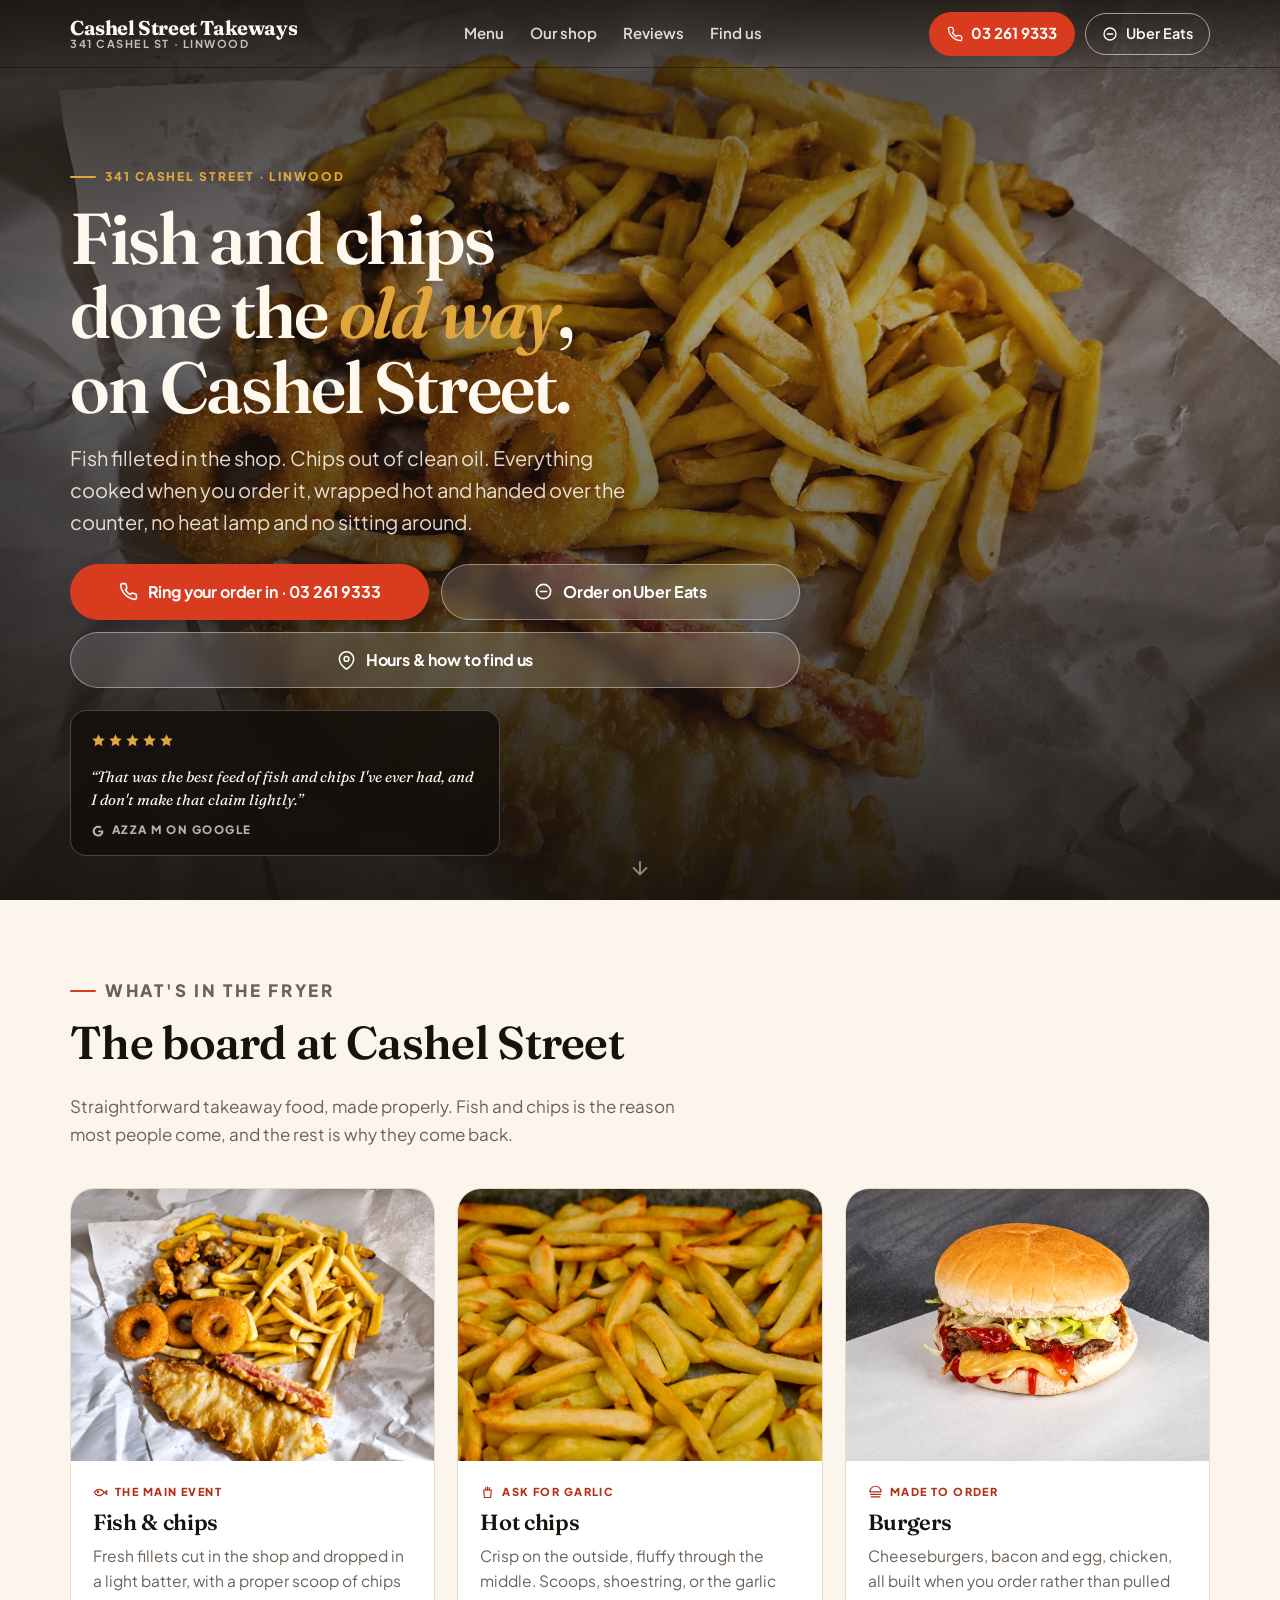
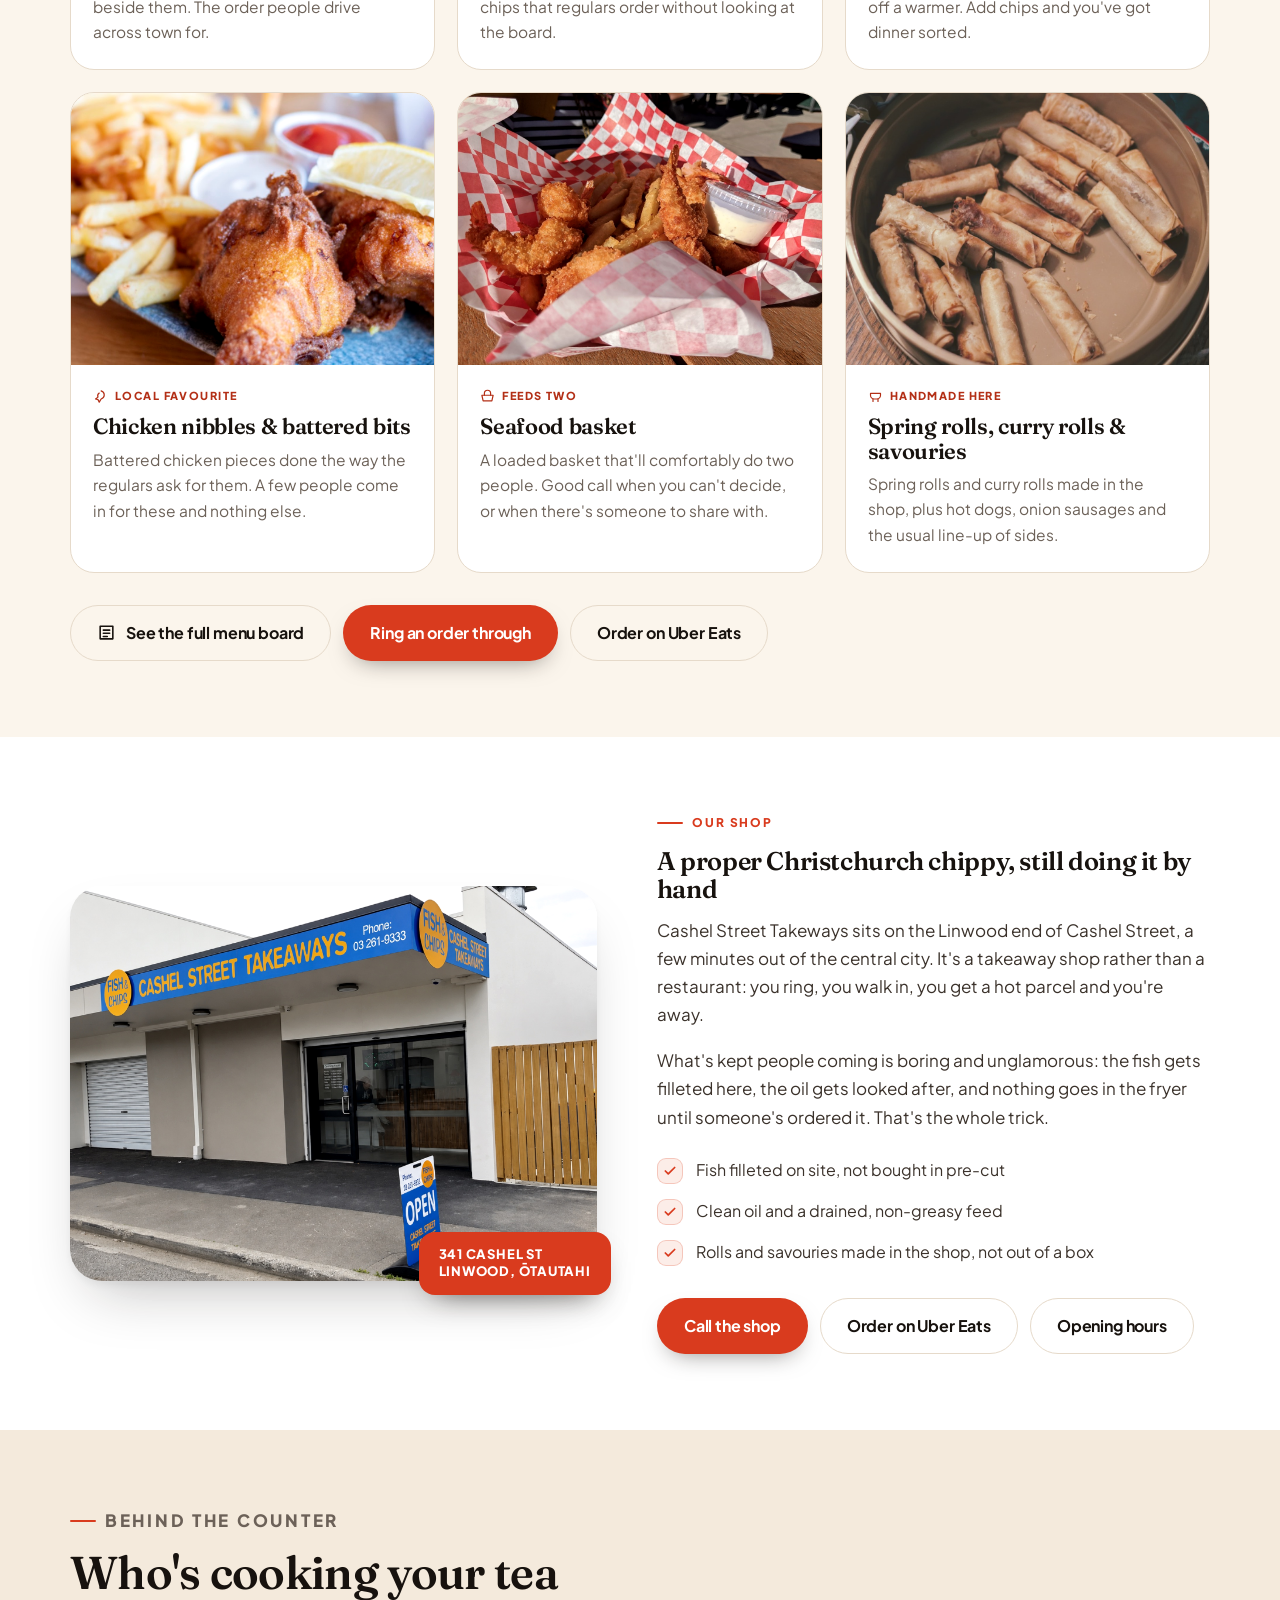
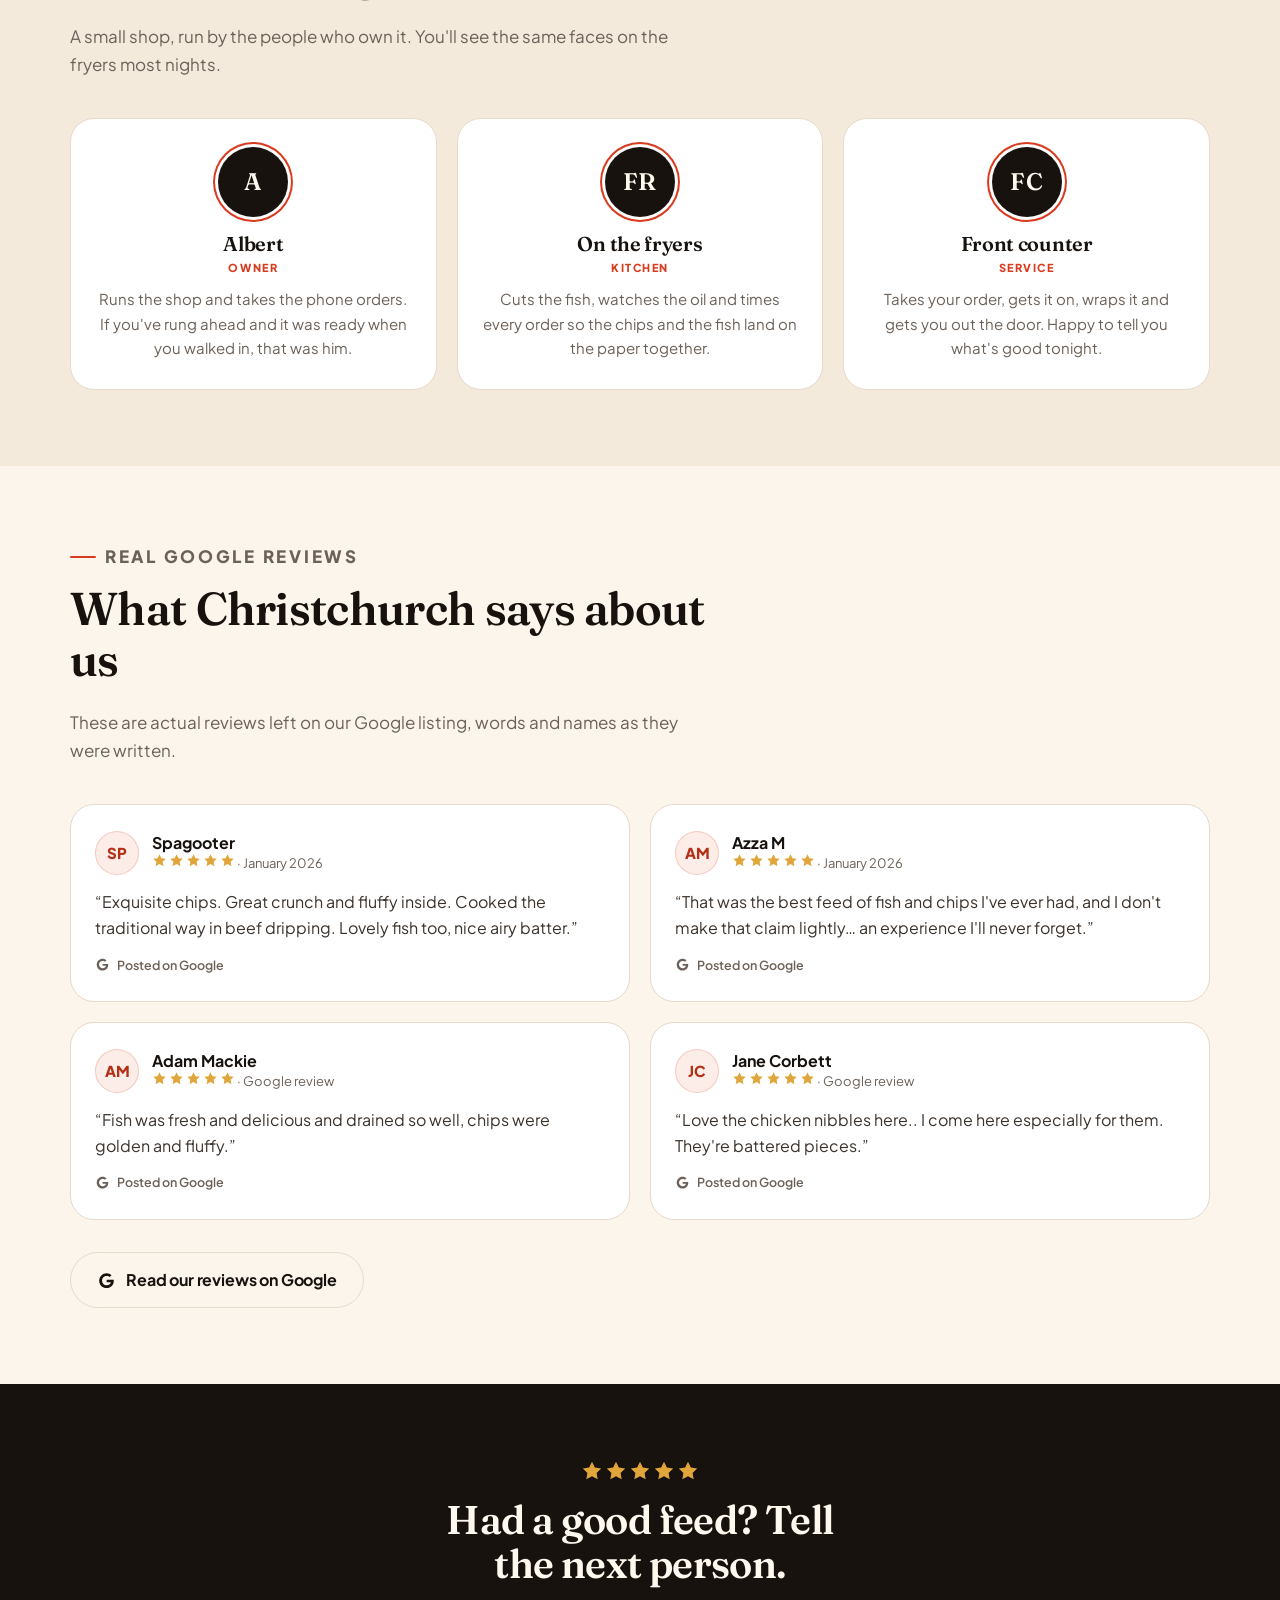
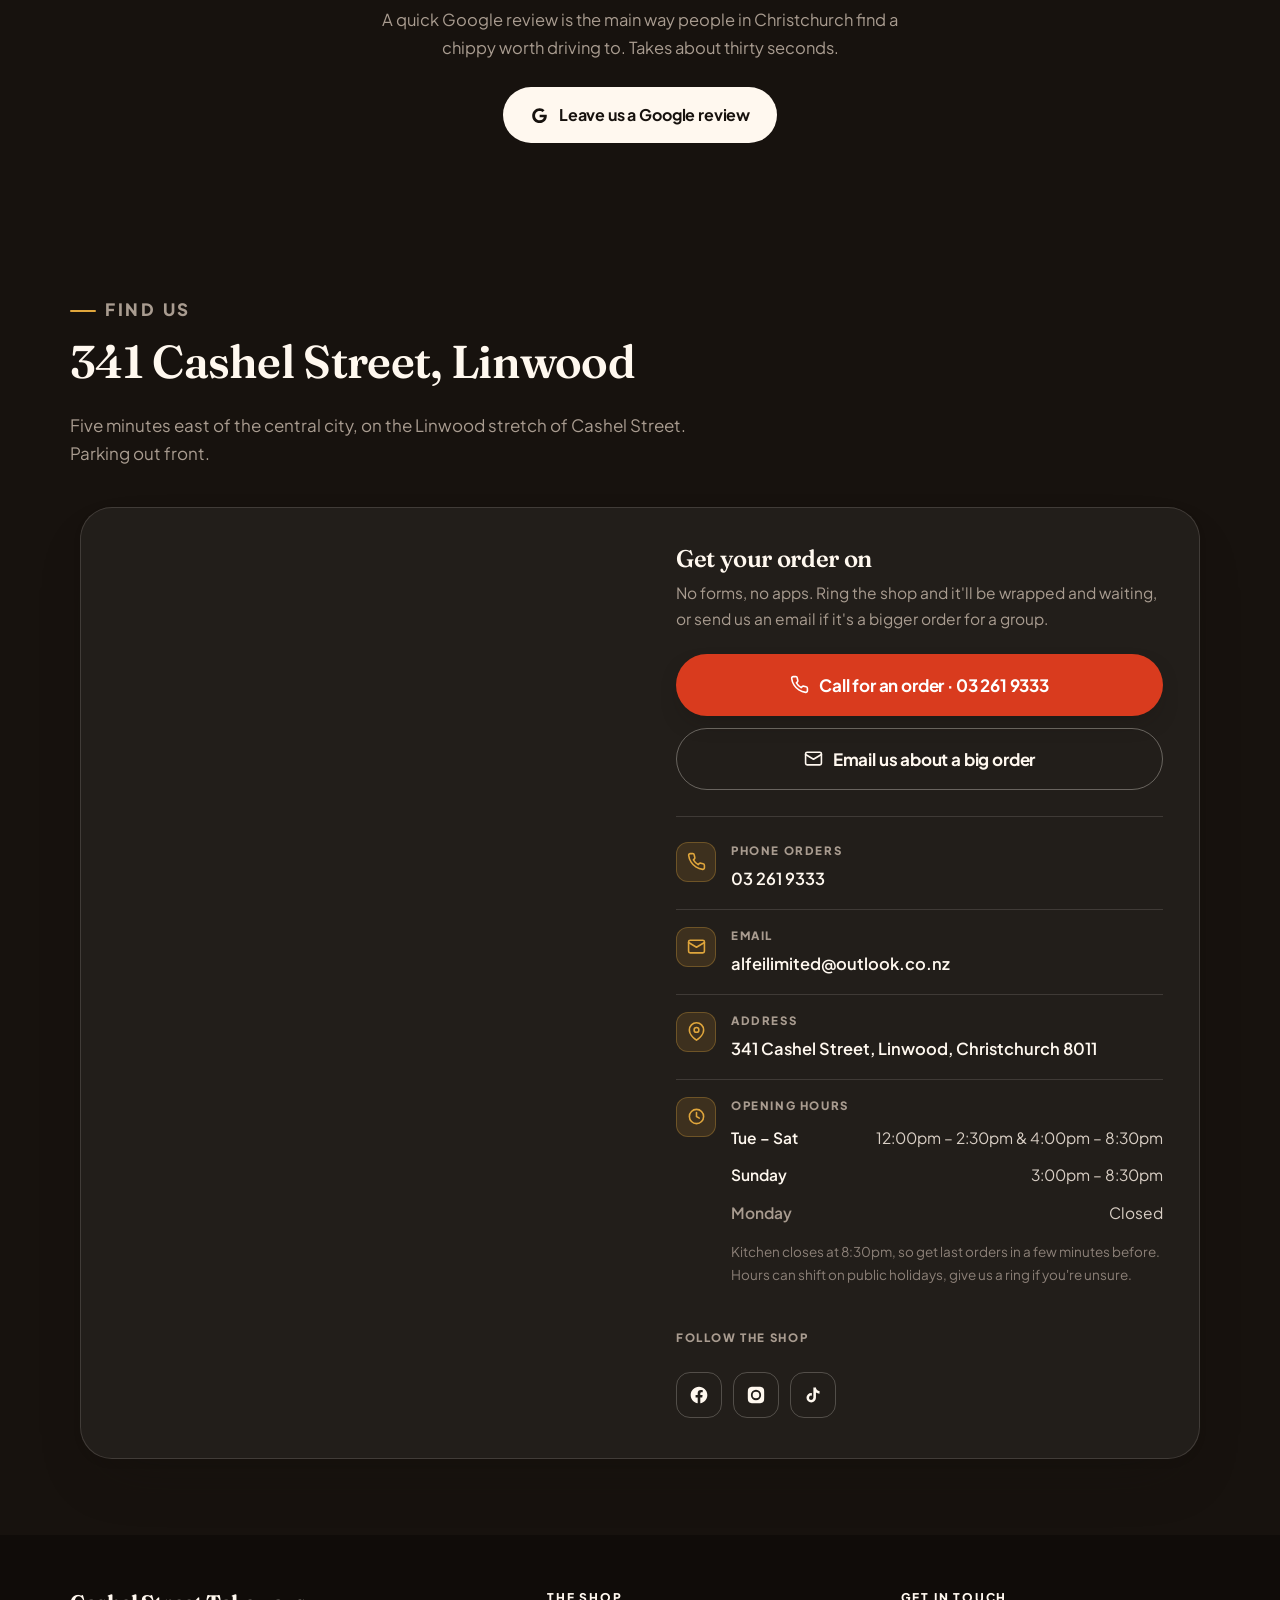
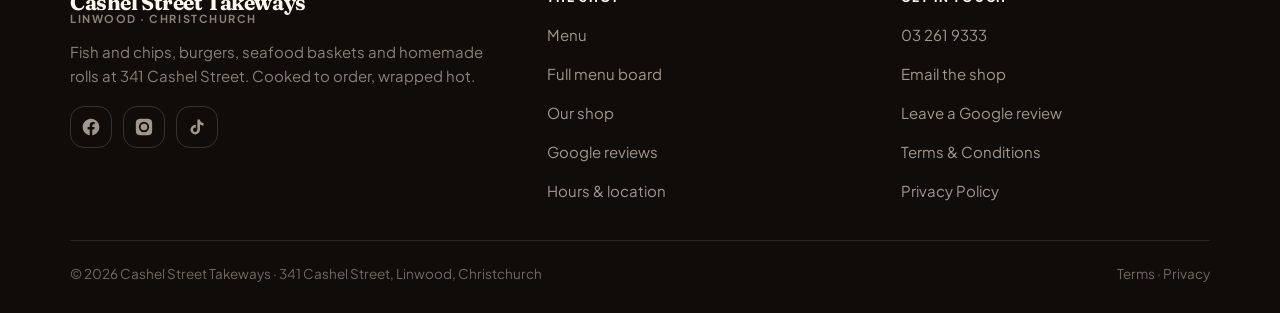
<file: index.html>
<!DOCTYPE html>
<html lang="en-NZ">
<head>
<meta charset="utf-8">
<meta name="viewport" content="width=device-width, initial-scale=1">
<title>Cashel Street Takeways | Fish &amp; Chips, Linwood Christchurch</title>
<meta name="description" content="Cashel Street Takeways: fish and chips, burgers, seafood baskets and homemade rolls at 341 Cashel Street, Linwood, Christchurch. Cooked to order. Ring 03 261 9333.">
<meta name="theme-color" content="#17120E">
<link rel="canonical" href="https://cashel-street-takeways-demo.vercel.app/">

<meta property="og:type" content="website">
<meta property="og:title" content="Cashel Street Takeways | Fish &amp; Chips, Linwood Christchurch">
<meta property="og:description" content="Fish filleted in the shop, chips out of clean oil, wrapped hot. 341 Cashel Street, Linwood. Ring 03 261 9333.">
<meta property="og:image" content="https://cashel-street-takeways-demo.vercel.app/img/real-feed.jpg">
<meta name="twitter:card" content="summary_large_image">

<link rel="icon" href="favicon.svg" type="image/svg+xml">
<link rel="apple-touch-icon" href="https://cashel-street-takeways-demo.vercel.app/img/real-feed.jpg">

<link rel="preconnect" href="https://fonts.googleapis.com">
<link rel="preconnect" href="https://fonts.gstatic.com" crossorigin>
<link href="https://fonts.googleapis.com/css2?family=Fraunces:ital,opsz,wght@0,9..144,400;0,9..144,600;0,9..144,700;1,9..144,600&family=Plus+Jakarta+Sans:wght@400;500;600;700;800&display=swap" rel="stylesheet">
<link rel="stylesheet" href="styles.css">

<script type="application/ld+json">
{
  "@context": "https://schema.org",
  "@type": "FastFoodRestaurant",
  "name": "Cashel Street Takeways",
  "servesCuisine": ["Fish and Chips", "Burgers", "Seafood"],
  "telephone": "+6432619333",
  "address": {
    "@type": "PostalAddress",
    "streetAddress": "341 Cashel Street",
    "addressLocality": "Linwood, Christchurch",
    "postalCode": "8011",
    "addressCountry": "NZ"
  },
  "url": "https://cashel-street-takeways-demo.vercel.app/",
  "priceRange": "$",
  "openingHours": ["Tu-Sa 12:00-14:30", "Tu-Sa 16:00-20:30", "Su 15:00-20:30"]
}
</script>
</head>
<body>

<!-- Opening animation -->
<div id="intro">
  <div class="intro-mark">
    Cashel Street Takeways
    <span>Linwood · Christchurch</span>
  </div>
  <div class="intro-bar"></div>
</div>

<!-- NAV -->
<header class="nav">
  <div class="wrap">
    <a class="brand" href="index.html" aria-label="Cashel Street Takeways home">
      <span class="brand-name">Cashel Street Takeways<small>341 Cashel St · Linwood</small></span>
    </a>

    <nav class="nav-links" aria-label="Main">
      <a href="#menu">Menu</a>
      <a href="#shop">Our shop</a>
      <a href="#reviews">Reviews</a>
      <a href="#findus">Find us</a>
    </nav>

    <div class="nav-right">
      <a class="nav-call" href="tel:032619333">
        <svg viewBox="0 0 24 24" fill="none" stroke="currentColor" stroke-width="2" stroke-linecap="round" stroke-linejoin="round" aria-hidden="true"><path d="M22 16.92v3a2 2 0 0 1-2.18 2 19.79 19.79 0 0 1-8.63-3.07 19.5 19.5 0 0 1-6-6 19.79 19.79 0 0 1-3.07-8.67A2 2 0 0 1 4.11 2h3a2 2 0 0 1 2 1.72c.13.96.36 1.9.7 2.81a2 2 0 0 1-.45 2.11L8.09 9.91a16 16 0 0 0 6 6l1.27-1.27a2 2 0 0 1 2.11-.45c.9.34 1.85.57 2.81.7A2 2 0 0 1 22 16.92z"/></svg>
        <span class="lbl">03 261 9333</span>
      </a>
      <a class="nav-uber" href="https://www.ubereats.com/nz/store/cashel-street-takeways/SC8IWLz3W4yK2_VXiOxwvw" target="_blank" rel="noopener">
        <svg viewBox="0 0 24 24" fill="none" stroke="currentColor" stroke-width="2" stroke-linecap="round" stroke-linejoin="round" aria-hidden="true"><circle cx="12" cy="12" r="9"/><path d="M8 12h8"/></svg>
        <span class="lbl">Uber Eats</span>
      </a>
      <button class="burger" id="burger" aria-label="Open menu" aria-expanded="false" aria-controls="mobileMenu">
        <span></span><span></span><span></span>
      </button>
    </div>
  </div>
</header>

<div class="mobile-menu" id="mobileMenu">
  <a href="#menu">Menu</a>
  <a href="#shop">Our shop</a>
  <a href="#reviews">Reviews</a>
  <a href="#findus">Find us &amp; hours</a>
  <a href="menu.html">Full menu board</a>
  <a href="tel:032619333">Call 03 261 9333</a>
  <a href="https://www.ubereats.com/nz/store/cashel-street-takeways/SC8IWLz3W4yK2_VXiOxwvw" target="_blank" rel="noopener">Order on Uber Eats</a>
</div>

<!-- HERO -->
<section class="hero" id="top">
  <div class="hero-slides" aria-hidden="true">
    <img class="active" src="img/real-feed.jpg" alt="" width="2000" height="1333" fetchpriority="high" decoding="async">
    <img src="img/hero-2.jpg" alt="" width="1400" height="933" loading="lazy" decoding="async">
    <img src="img/hero-3.jpg" alt="" width="2000" height="1333" loading="lazy" decoding="async">
  </div>
  <div class="hero-scrim"></div>

  <div class="wrap">
    <div class="hero-inner">
      <p class="eyebrow">341 Cashel Street · Linwood</p>
      <h1>Fish and chips done the <em>old way</em>, on Cashel Street.</h1>
      <p class="hero-sub">Fish filleted in the shop. Chips out of clean oil. Everything cooked when you order it, wrapped hot and handed over the counter, no heat lamp and no sitting around.</p>

      <div class="hero-cta">
        <a class="btn btn-primary" href="tel:032619333">
          <svg viewBox="0 0 24 24" fill="none" stroke="currentColor" stroke-width="2" stroke-linecap="round" stroke-linejoin="round" aria-hidden="true"><path d="M22 16.92v3a2 2 0 0 1-2.18 2 19.79 19.79 0 0 1-8.63-3.07 19.5 19.5 0 0 1-6-6 19.79 19.79 0 0 1-3.07-8.67A2 2 0 0 1 4.11 2h3a2 2 0 0 1 2 1.72c.13.96.36 1.9.7 2.81a2 2 0 0 1-.45 2.11L8.09 9.91a16 16 0 0 0 6 6l1.27-1.27a2 2 0 0 1 2.11-.45c.9.34 1.85.57 2.81.7A2 2 0 0 1 22 16.92z"/></svg>
          Ring your order in · 03 261 9333
        </a>
        <a class="btn btn-glass" href="https://www.ubereats.com/nz/store/cashel-street-takeways/SC8IWLz3W4yK2_VXiOxwvw" target="_blank" rel="noopener">
          <svg viewBox="0 0 24 24" fill="none" stroke="currentColor" stroke-width="2" stroke-linecap="round" stroke-linejoin="round" aria-hidden="true"><circle cx="12" cy="12" r="9"/><path d="M8 12h8"/></svg>
          Order on Uber Eats
        </a>
        <a class="btn btn-glass" href="#findus">
          <svg viewBox="0 0 24 24" fill="none" stroke="currentColor" stroke-width="2" stroke-linecap="round" stroke-linejoin="round" aria-hidden="true"><path d="M21 10c0 7-9 13-9 13s-9-6-9-13a9 9 0 0 1 18 0z"/><circle cx="12" cy="10" r="3"/></svg>
          Hours &amp; how to find us
        </a>
      </div>

      <a class="hero-review" href="#reviews">
        <span class="stars" aria-label="Five star Google review">
          <svg viewBox="0 0 24 24" fill="currentColor"><path d="M12 2l3.09 6.26L22 9.27l-5 4.87 1.18 6.88L12 17.77l-6.18 3.25L7 14.14 2 9.27l6.91-1.01L12 2z"/></svg>
          <svg viewBox="0 0 24 24" fill="currentColor"><path d="M12 2l3.09 6.26L22 9.27l-5 4.87 1.18 6.88L12 17.77l-6.18 3.25L7 14.14 2 9.27l6.91-1.01L12 2z"/></svg>
          <svg viewBox="0 0 24 24" fill="currentColor"><path d="M12 2l3.09 6.26L22 9.27l-5 4.87 1.18 6.88L12 17.77l-6.18 3.25L7 14.14 2 9.27l6.91-1.01L12 2z"/></svg>
          <svg viewBox="0 0 24 24" fill="currentColor"><path d="M12 2l3.09 6.26L22 9.27l-5 4.87 1.18 6.88L12 17.77l-6.18 3.25L7 14.14 2 9.27l6.91-1.01L12 2z"/></svg>
          <svg viewBox="0 0 24 24" fill="currentColor"><path d="M12 2l3.09 6.26L22 9.27l-5 4.87 1.18 6.88L12 17.77l-6.18 3.25L7 14.14 2 9.27l6.91-1.01L12 2z"/></svg>
        </span>
        <p>“That was the best feed of fish and chips I've ever had, and I don't make that claim lightly.”</p>
        <span class="hero-review-by">
          <svg viewBox="0 0 24 24" fill="currentColor" aria-hidden="true"><path d="M21.35 11.1h-9.17v2.96h5.27c-.23 1.35-1.63 3.96-5.27 3.96-3.17 0-5.76-2.62-5.76-5.86s2.59-5.86 5.76-5.86c1.81 0 3.02.77 3.71 1.43l2.53-2.44C16.8 3.72 14.72 2.8 12.18 2.8 6.98 2.8 2.77 7.01 2.77 12.2s4.21 9.4 9.41 9.4c5.43 0 9.03-3.82 9.03-9.2 0-.62-.07-1.09-.16-1.3z"/></svg>
          Azza M on Google
        </span>
      </a>
    </div>
  </div>

  <div class="scroll-hint" aria-hidden="true">
    <svg width="22" height="22" viewBox="0 0 24 24" fill="none" stroke="currentColor" stroke-width="2" stroke-linecap="round" stroke-linejoin="round"><path d="M12 5v14M19 12l-7 7-7-7"/></svg>
  </div>
</section>

<!-- MENU / SERVICES -->
<section class="band-bone" id="menu">
  <div class="wrap">
    <div class="sec-head rv">
      <p class="eyebrow">What's in the fryer</p>
      <h2>The board at Cashel Street</h2>
      <p>Straightforward takeaway food, made properly. Fish and chips is the reason most people come, and the rest is why they come back.</p>
    </div>

    <div class="cards">
      <article class="card rv">
        <div class="card-img"><img src="img/real-feed.jpg" alt="A Cashel Street feed: battered fish, chips, onion rings, a hot dog and popcorn chicken on paper" width="800" height="1200" loading="lazy" decoding="async"></div>
        <div class="card-body">
          <div class="card-label"><svg viewBox="0 0 24 24" fill="none" stroke="currentColor" stroke-width="1.9" stroke-linecap="round" stroke-linejoin="round" aria-hidden="true"><path d="M2 12s3.5-5 8-5 8 5 8 5-3.5 5-8 5-8-5-8-5z"/><circle cx="8" cy="11" r="1"/><path d="M18 12l4-3v6l-4-3z"/></svg>The main event</div>
          <h3>Fish &amp; chips</h3>
          <p>Fresh fillets cut in the shop and dropped in a light batter, with a proper scoop of chips beside them. The order people drive across town for.</p>
        </div>
      </article>

      <article class="card rv">
        <div class="card-img"><img src="img/m-chips.jpg" alt="A tray of hot golden chips fresh out of the fryer" width="1200" height="692" loading="lazy" decoding="async"></div>
        <div class="card-body">
          <div class="card-label"><svg viewBox="0 0 24 24" fill="none" stroke="currentColor" stroke-width="1.9" stroke-linecap="round" stroke-linejoin="round" aria-hidden="true"><path d="M6 8h12l-1 12H7L6 8z"/><path d="M9 8V4M12 8V3M15 8V4"/></svg>Ask for garlic</div>
          <h3>Hot chips</h3>
          <p>Crisp on the outside, fluffy through the middle. Scoops, shoestring, or the garlic chips that regulars order without looking at the board.</p>
        </div>
      </article>

      <article class="card rv">
        <div class="card-img"><img src="img/real-burger.jpg" alt="A Cashel Street burger with beef patty, cheese, lettuce and sauce" width="1200" height="997" loading="lazy" decoding="async"></div>
        <div class="card-body">
          <div class="card-label"><svg viewBox="0 0 24 24" fill="none" stroke="currentColor" stroke-width="1.9" stroke-linecap="round" stroke-linejoin="round" aria-hidden="true"><path d="M4 15h16"/><path d="M3 11a9 9 0 0 1 18 0z"/><path d="M5 19h14"/></svg>Made to order</div>
          <h3>Burgers</h3>
          <p>Cheeseburgers, bacon and egg, chicken, all built when you order rather than pulled off a warmer. Add chips and you've got dinner sorted.</p>
        </div>
      </article>

      <article class="card rv">
        <div class="card-img"><img src="img/m-chicken.jpg" alt="Battered chicken pieces served with chips, tartare sauce and a lemon wedge" width="1200" height="675" loading="lazy" decoding="async"></div>
        <div class="card-body">
          <div class="card-label"><svg viewBox="0 0 24 24" fill="none" stroke="currentColor" stroke-width="1.9" stroke-linecap="round" stroke-linejoin="round" aria-hidden="true"><path d="M13 3c3 1 5 3.5 5 6.5S15.5 15 13 16l-3 5-2-4-4-1 4-3c-1-2 0-5 2-6.5"/></svg>Local favourite</div>
          <h3>Chicken nibbles &amp; battered bits</h3>
          <p>Battered chicken pieces done the way the regulars ask for them. A few people come in for these and nothing else.</p>
        </div>
      </article>

      <article class="card rv">
        <div class="card-img"><img src="img/m-seafood.jpg" alt="A loaded seafood basket with battered fish, scallops and chips" width="1200" height="900" loading="lazy" decoding="async"></div>
        <div class="card-body">
          <div class="card-label"><svg viewBox="0 0 24 24" fill="none" stroke="currentColor" stroke-width="1.9" stroke-linecap="round" stroke-linejoin="round" aria-hidden="true"><path d="M3 10h18l-2 9H5L3 10z"/><path d="M7 10V7a5 5 0 0 1 10 0v3"/></svg>Feeds two</div>
          <h3>Seafood basket</h3>
          <p>A loaded basket that'll comfortably do two people. Good call when you can't decide, or when there's someone to share with.</p>
        </div>
      </article>

      <article class="card rv">
        <div class="card-img"><img src="img/m-springrolls.jpg" alt="Golden fried spring rolls resting in a serving pan" width="1200" height="799" loading="lazy" decoding="async"></div>
        <div class="card-body">
          <div class="card-label"><svg viewBox="0 0 24 24" fill="none" stroke="currentColor" stroke-width="1.9" stroke-linecap="round" stroke-linejoin="round" aria-hidden="true"><path d="M4 7h16v3a6 6 0 0 1-6 6h-4a6 6 0 0 1-6-6V7z"/><path d="M8 16v4M16 16v4"/></svg>Handmade here</div>
          <h3>Spring rolls, curry rolls &amp; savouries</h3>
          <p>Spring rolls and curry rolls made in the shop, plus hot dogs, onion sausages and the usual line-up of sides.</p>
        </div>
      </article>
    </div>

    <div class="stack-btns mt-32 rv">
      <a class="btn btn-ghost" href="menu.html">
        <svg viewBox="0 0 24 24" fill="none" stroke="currentColor" stroke-width="2" stroke-linecap="round" stroke-linejoin="round" aria-hidden="true"><path d="M4 4h16v16H4z"/><path d="M8 9h8M8 13h8M8 17h5"/></svg>
        See the full menu board
      </a>
      <a class="btn btn-primary" href="tel:032619333">Ring an order through</a>
      <a class="btn btn-ghost" href="https://www.ubereats.com/nz/store/cashel-street-takeways/SC8IWLz3W4yK2_VXiOxwvw" target="_blank" rel="noopener">Order on Uber Eats</a>
    </div>
  </div>
</section>

<!-- ABOUT / OUR SHOP -->
<section class="band-paper" id="shop">
  <div class="wrap">
    <div class="split">
      <div class="about-media rv">
        <img src="img/real-shop.jpg" alt="The Cashel Street Takeaways shopfront on Cashel Street, Linwood, open sign out front" width="800" height="1200" loading="lazy" decoding="async">
        <span class="corner-tag">341 Cashel St<br>Linwood, Ōtautahi</span>
      </div>

      <div class="rv">
        <p class="eyebrow">Our shop</p>
        <h2>A proper Christchurch chippy, still doing it by hand</h2>
        <p>Cashel Street Takeways sits on the Linwood end of Cashel Street, a few minutes out of the central city. It's a takeaway shop rather than a restaurant: you ring, you walk in, you get a hot parcel and you're away.</p>
        <p>What's kept people coming is boring and unglamorous: the fish gets filleted here, the oil gets looked after, and nothing goes in the fryer until someone's ordered it. That's the whole trick.</p>

        <ul class="checklist">
          <li>
            <span class="check" aria-hidden="true"><svg viewBox="0 0 24 24" fill="none" stroke="currentColor" stroke-width="3" stroke-linecap="round" stroke-linejoin="round"><path d="M20 6L9 17l-5-5"/></svg></span>
            <span>Fish filleted on site, not bought in pre-cut</span>
          </li>
          <li>
            <span class="check" aria-hidden="true"><svg viewBox="0 0 24 24" fill="none" stroke="currentColor" stroke-width="3" stroke-linecap="round" stroke-linejoin="round"><path d="M20 6L9 17l-5-5"/></svg></span>
            <span>Clean oil and a drained, non-greasy feed</span>
          </li>
          <li>
            <span class="check" aria-hidden="true"><svg viewBox="0 0 24 24" fill="none" stroke="currentColor" stroke-width="3" stroke-linecap="round" stroke-linejoin="round"><path d="M20 6L9 17l-5-5"/></svg></span>
            <span>Rolls and savouries made in the shop, not out of a box</span>
          </li>
        </ul>

        <div class="stack-btns mt-32">
          <a class="btn btn-primary" href="tel:032619333">Call the shop</a>
          <a class="btn btn-ghost" href="https://www.ubereats.com/nz/store/cashel-street-takeways/SC8IWLz3W4yK2_VXiOxwvw" target="_blank" rel="noopener">Order on Uber Eats</a>
          <a class="btn btn-ghost" href="#findus">Opening hours</a>
        </div>
      </div>
    </div>
  </div>
</section>

<!-- CREW -->
<section class="band-deep" id="crew">
  <div class="wrap">
    <div class="sec-head rv">
      <p class="eyebrow">Behind the counter</p>
      <h2>Who's cooking your tea</h2>
      <p>A small shop, run by the people who own it. You'll see the same faces on the fryers most nights.</p>
    </div>

    <div class="crew">
      <article class="crew-card rv">
        <div class="avatar" aria-hidden="true">A</div>
        <h3>Albert</h3>
        <span class="crew-role">Owner</span>
        <p>Runs the shop and takes the phone orders. If you've rung ahead and it was ready when you walked in, that was him.</p>
      </article>

      <article class="crew-card rv">
        <div class="avatar" aria-hidden="true">FR</div>
        <h3>On the fryers</h3>
        <span class="crew-role">Kitchen</span>
        <p>Cuts the fish, watches the oil and times every order so the chips and the fish land on the paper together.</p>
      </article>

      <article class="crew-card rv">
        <div class="avatar" aria-hidden="true">FC</div>
        <h3>Front counter</h3>
        <span class="crew-role">Service</span>
        <p>Takes your order, gets it on, wraps it and gets you out the door. Happy to tell you what's good tonight.</p>
      </article>
    </div>
  </div>
</section>

<!-- GOOGLE REVIEWS -->
<section class="band-bone" id="reviews">
  <div class="wrap">
    <div class="sec-head rv">
      <p class="eyebrow">Real Google reviews</p>
      <h2>What Christchurch says about us</h2>
      <p>These are actual reviews left on our Google listing, words and names as they were written.</p>
    </div>

    <div class="review-grid">
      <article class="review rv">
        <div class="review-top">
          <div class="review-av" aria-hidden="true">SP</div>
          <div>
            <div class="review-name">Spagooter</div>
            <div class="review-date">
              <span class="stars" aria-label="5 out of 5 stars">
                <svg viewBox="0 0 24 24" fill="currentColor"><path d="M12 2l3.09 6.26L22 9.27l-5 4.87 1.18 6.88L12 17.77l-6.18 3.25L7 14.14 2 9.27l6.91-1.01L12 2z"/></svg>
                <svg viewBox="0 0 24 24" fill="currentColor"><path d="M12 2l3.09 6.26L22 9.27l-5 4.87 1.18 6.88L12 17.77l-6.18 3.25L7 14.14 2 9.27l6.91-1.01L12 2z"/></svg>
                <svg viewBox="0 0 24 24" fill="currentColor"><path d="M12 2l3.09 6.26L22 9.27l-5 4.87 1.18 6.88L12 17.77l-6.18 3.25L7 14.14 2 9.27l6.91-1.01L12 2z"/></svg>
                <svg viewBox="0 0 24 24" fill="currentColor"><path d="M12 2l3.09 6.26L22 9.27l-5 4.87 1.18 6.88L12 17.77l-6.18 3.25L7 14.14 2 9.27l6.91-1.01L12 2z"/></svg>
                <svg viewBox="0 0 24 24" fill="currentColor"><path d="M12 2l3.09 6.26L22 9.27l-5 4.87 1.18 6.88L12 17.77l-6.18 3.25L7 14.14 2 9.27l6.91-1.01L12 2z"/></svg>
              </span>
              · January 2026
            </div>
          </div>
        </div>
        <p>“Exquisite chips. Great crunch and fluffy inside. Cooked the traditional way in beef dripping. Lovely fish too, nice airy batter.”</p>
        <div class="google-mark">
          <svg viewBox="0 0 24 24" fill="currentColor" aria-hidden="true"><path d="M21.35 11.1h-9.17v2.96h5.27c-.23 1.35-1.63 3.96-5.27 3.96-3.17 0-5.76-2.62-5.76-5.86s2.59-5.86 5.76-5.86c1.81 0 3.02.77 3.71 1.43l2.53-2.44C16.8 3.72 14.72 2.8 12.18 2.8 6.98 2.8 2.77 7.01 2.77 12.2s4.21 9.4 9.41 9.4c5.43 0 9.03-3.82 9.03-9.2 0-.62-.07-1.09-.16-1.3z"/></svg>
          Posted on Google
        </div>
      </article>

      <article class="review rv">
        <div class="review-top">
          <div class="review-av" aria-hidden="true">AM</div>
          <div>
            <div class="review-name">Azza M</div>
            <div class="review-date">
              <span class="stars" aria-label="5 out of 5 stars">
                <svg viewBox="0 0 24 24" fill="currentColor"><path d="M12 2l3.09 6.26L22 9.27l-5 4.87 1.18 6.88L12 17.77l-6.18 3.25L7 14.14 2 9.27l6.91-1.01L12 2z"/></svg>
                <svg viewBox="0 0 24 24" fill="currentColor"><path d="M12 2l3.09 6.26L22 9.27l-5 4.87 1.18 6.88L12 17.77l-6.18 3.25L7 14.14 2 9.27l6.91-1.01L12 2z"/></svg>
                <svg viewBox="0 0 24 24" fill="currentColor"><path d="M12 2l3.09 6.26L22 9.27l-5 4.87 1.18 6.88L12 17.77l-6.18 3.25L7 14.14 2 9.27l6.91-1.01L12 2z"/></svg>
                <svg viewBox="0 0 24 24" fill="currentColor"><path d="M12 2l3.09 6.26L22 9.27l-5 4.87 1.18 6.88L12 17.77l-6.18 3.25L7 14.14 2 9.27l6.91-1.01L12 2z"/></svg>
                <svg viewBox="0 0 24 24" fill="currentColor"><path d="M12 2l3.09 6.26L22 9.27l-5 4.87 1.18 6.88L12 17.77l-6.18 3.25L7 14.14 2 9.27l6.91-1.01L12 2z"/></svg>
              </span>
              · January 2026
            </div>
          </div>
        </div>
        <p>“That was the best feed of fish and chips I've ever had, and I don't make that claim lightly… an experience I'll never forget.”</p>
        <div class="google-mark">
          <svg viewBox="0 0 24 24" fill="currentColor" aria-hidden="true"><path d="M21.35 11.1h-9.17v2.96h5.27c-.23 1.35-1.63 3.96-5.27 3.96-3.17 0-5.76-2.62-5.76-5.86s2.59-5.86 5.76-5.86c1.81 0 3.02.77 3.71 1.43l2.53-2.44C16.8 3.72 14.72 2.8 12.18 2.8 6.98 2.8 2.77 7.01 2.77 12.2s4.21 9.4 9.41 9.4c5.43 0 9.03-3.82 9.03-9.2 0-.62-.07-1.09-.16-1.3z"/></svg>
          Posted on Google
        </div>
      </article>

      <article class="review rv">
        <div class="review-top">
          <div class="review-av" aria-hidden="true">AM</div>
          <div>
            <div class="review-name">Adam Mackie</div>
            <div class="review-date">
              <span class="stars" aria-label="5 out of 5 stars">
                <svg viewBox="0 0 24 24" fill="currentColor"><path d="M12 2l3.09 6.26L22 9.27l-5 4.87 1.18 6.88L12 17.77l-6.18 3.25L7 14.14 2 9.27l6.91-1.01L12 2z"/></svg>
                <svg viewBox="0 0 24 24" fill="currentColor"><path d="M12 2l3.09 6.26L22 9.27l-5 4.87 1.18 6.88L12 17.77l-6.18 3.25L7 14.14 2 9.27l6.91-1.01L12 2z"/></svg>
                <svg viewBox="0 0 24 24" fill="currentColor"><path d="M12 2l3.09 6.26L22 9.27l-5 4.87 1.18 6.88L12 17.77l-6.18 3.25L7 14.14 2 9.27l6.91-1.01L12 2z"/></svg>
                <svg viewBox="0 0 24 24" fill="currentColor"><path d="M12 2l3.09 6.26L22 9.27l-5 4.87 1.18 6.88L12 17.77l-6.18 3.25L7 14.14 2 9.27l6.91-1.01L12 2z"/></svg>
                <svg viewBox="0 0 24 24" fill="currentColor"><path d="M12 2l3.09 6.26L22 9.27l-5 4.87 1.18 6.88L12 17.77l-6.18 3.25L7 14.14 2 9.27l6.91-1.01L12 2z"/></svg>
              </span>
              · Google review
            </div>
          </div>
        </div>
        <p>“Fish was fresh and delicious and drained so well, chips were golden and fluffy.”</p>
        <div class="google-mark">
          <svg viewBox="0 0 24 24" fill="currentColor" aria-hidden="true"><path d="M21.35 11.1h-9.17v2.96h5.27c-.23 1.35-1.63 3.96-5.27 3.96-3.17 0-5.76-2.62-5.76-5.86s2.59-5.86 5.76-5.86c1.81 0 3.02.77 3.71 1.43l2.53-2.44C16.8 3.72 14.72 2.8 12.18 2.8 6.98 2.8 2.77 7.01 2.77 12.2s4.21 9.4 9.41 9.4c5.43 0 9.03-3.82 9.03-9.2 0-.62-.07-1.09-.16-1.3z"/></svg>
          Posted on Google
        </div>
      </article>

      <article class="review rv">
        <div class="review-top">
          <div class="review-av" aria-hidden="true">JC</div>
          <div>
            <div class="review-name">Jane Corbett</div>
            <div class="review-date">
              <span class="stars" aria-label="5 out of 5 stars">
                <svg viewBox="0 0 24 24" fill="currentColor"><path d="M12 2l3.09 6.26L22 9.27l-5 4.87 1.18 6.88L12 17.77l-6.18 3.25L7 14.14 2 9.27l6.91-1.01L12 2z"/></svg>
                <svg viewBox="0 0 24 24" fill="currentColor"><path d="M12 2l3.09 6.26L22 9.27l-5 4.87 1.18 6.88L12 17.77l-6.18 3.25L7 14.14 2 9.27l6.91-1.01L12 2z"/></svg>
                <svg viewBox="0 0 24 24" fill="currentColor"><path d="M12 2l3.09 6.26L22 9.27l-5 4.87 1.18 6.88L12 17.77l-6.18 3.25L7 14.14 2 9.27l6.91-1.01L12 2z"/></svg>
                <svg viewBox="0 0 24 24" fill="currentColor"><path d="M12 2l3.09 6.26L22 9.27l-5 4.87 1.18 6.88L12 17.77l-6.18 3.25L7 14.14 2 9.27l6.91-1.01L12 2z"/></svg>
                <svg viewBox="0 0 24 24" fill="currentColor"><path d="M12 2l3.09 6.26L22 9.27l-5 4.87 1.18 6.88L12 17.77l-6.18 3.25L7 14.14 2 9.27l6.91-1.01L12 2z"/></svg>
              </span>
              · Google review
            </div>
          </div>
        </div>
        <p>“Love the chicken nibbles here.. I come here especially for them. They're battered pieces.”</p>
        <div class="google-mark">
          <svg viewBox="0 0 24 24" fill="currentColor" aria-hidden="true"><path d="M21.35 11.1h-9.17v2.96h5.27c-.23 1.35-1.63 3.96-5.27 3.96-3.17 0-5.76-2.62-5.76-5.86s2.59-5.86 5.76-5.86c1.81 0 3.02.77 3.71 1.43l2.53-2.44C16.8 3.72 14.72 2.8 12.18 2.8 6.98 2.8 2.77 7.01 2.77 12.2s4.21 9.4 9.41 9.4c5.43 0 9.03-3.82 9.03-9.2 0-.62-.07-1.09-.16-1.3z"/></svg>
          Posted on Google
        </div>
      </article>
    </div>

    <div class="stack-btns mt-32 rv">
      <a class="btn btn-ghost" href="https://www.google.com/maps/search/?api=1&amp;query=Cashel%20Street%20Takeaways%20341%20Cashel%20St%20Linwood%20Christchurch" target="_blank" rel="noopener">
        <svg viewBox="0 0 24 24" fill="currentColor" aria-hidden="true"><path d="M21.35 11.1h-9.17v2.96h5.27c-.23 1.35-1.63 3.96-5.27 3.96-3.17 0-5.76-2.62-5.76-5.86s2.59-5.86 5.76-5.86c1.81 0 3.02.77 3.71 1.43l2.53-2.44C16.8 3.72 14.72 2.8 12.18 2.8 6.98 2.8 2.77 7.01 2.77 12.2s4.21 9.4 9.41 9.4c5.43 0 9.03-3.82 9.03-9.2 0-.62-.07-1.09-.16-1.3z"/></svg>
        Read our reviews on Google
      </a>
    </div>
  </div>
</section>

<!-- LEAVE A REVIEW BANNER -->
<section class="review-banner">
  <div class="wrap">
    <span class="stars rv" aria-hidden="true">
      <svg viewBox="0 0 24 24" fill="currentColor"><path d="M12 2l3.09 6.26L22 9.27l-5 4.87 1.18 6.88L12 17.77l-6.18 3.25L7 14.14 2 9.27l6.91-1.01L12 2z"/></svg>
      <svg viewBox="0 0 24 24" fill="currentColor"><path d="M12 2l3.09 6.26L22 9.27l-5 4.87 1.18 6.88L12 17.77l-6.18 3.25L7 14.14 2 9.27l6.91-1.01L12 2z"/></svg>
      <svg viewBox="0 0 24 24" fill="currentColor"><path d="M12 2l3.09 6.26L22 9.27l-5 4.87 1.18 6.88L12 17.77l-6.18 3.25L7 14.14 2 9.27l6.91-1.01L12 2z"/></svg>
      <svg viewBox="0 0 24 24" fill="currentColor"><path d="M12 2l3.09 6.26L22 9.27l-5 4.87 1.18 6.88L12 17.77l-6.18 3.25L7 14.14 2 9.27l6.91-1.01L12 2z"/></svg>
      <svg viewBox="0 0 24 24" fill="currentColor"><path d="M12 2l3.09 6.26L22 9.27l-5 4.87 1.18 6.88L12 17.77l-6.18 3.25L7 14.14 2 9.27l6.91-1.01L12 2z"/></svg>
    </span>
    <h2 class="rv">Had a good feed? Tell the next person.</h2>
    <p class="rv">A quick Google review is the main way people in Christchurch find a chippy worth driving to. Takes about thirty seconds.</p>
    <div class="rv" style="display:flex;justify-content:center;">
      <a class="btn btn-light" href="https://www.google.com/maps/search/?api=1&amp;query=Cashel%20Street%20Takeaways%20341%20Cashel%20St%20Linwood%20Christchurch" target="_blank" rel="noopener">
        <svg viewBox="0 0 24 24" fill="currentColor" aria-hidden="true"><path d="M21.35 11.1h-9.17v2.96h5.27c-.23 1.35-1.63 3.96-5.27 3.96-3.17 0-5.76-2.62-5.76-5.86s2.59-5.86 5.76-5.86c1.81 0 3.02.77 3.71 1.43l2.53-2.44C16.8 3.72 14.72 2.8 12.18 2.8 6.98 2.8 2.77 7.01 2.77 12.2s4.21 9.4 9.41 9.4c5.43 0 9.03-3.82 9.03-9.2 0-.62-.07-1.09-.16-1.3z"/></svg>
        Leave us a Google review
      </a>
    </div>
  </div>
</section>

<!-- CONTACT -->
<section class="band-dark" id="findus">
  <div class="wrap">
    <div class="sec-head rv">
      <p class="eyebrow on-dark">Find us</p>
      <h2>341 Cashel Street, Linwood</h2>
      <p>Five minutes east of the central city, on the Linwood stretch of Cashel Street. Parking out front.</p>
    </div>

    <div class="contact-card rv">
      <div class="contact-map">
        <iframe
          title="Map showing Cashel Street Takeways at 341 Cashel Street, Linwood, Christchurch"
          src="https://www.google.com/maps?q=341%20Cashel%20Street%2C%20Linwood%2C%20Christchurch%208011%2C%20New%20Zealand&amp;output=embed"
          loading="lazy"
          referrerpolicy="no-referrer-when-downgrade"
          allowfullscreen></iframe>
      </div>

      <div class="contact-body">
        <h3>Get your order on</h3>
        <p class="contact-lede">No forms, no apps. Ring the shop and it'll be wrapped and waiting, or send us an email if it's a bigger order for a group.</p>

        <div class="contact-btns">
          <a class="btn btn-primary btn-lg" href="tel:032619333">
            <svg viewBox="0 0 24 24" fill="none" stroke="currentColor" stroke-width="2" stroke-linecap="round" stroke-linejoin="round" aria-hidden="true"><path d="M22 16.92v3a2 2 0 0 1-2.18 2 19.79 19.79 0 0 1-8.63-3.07 19.5 19.5 0 0 1-6-6 19.79 19.79 0 0 1-3.07-8.67A2 2 0 0 1 4.11 2h3a2 2 0 0 1 2 1.72c.13.96.36 1.9.7 2.81a2 2 0 0 1-.45 2.11L8.09 9.91a16 16 0 0 0 6 6l1.27-1.27a2 2 0 0 1 2.11-.45c.9.34 1.85.57 2.81.7A2 2 0 0 1 22 16.92z"/></svg>
            Call for an order · 03 261 9333
          </a>
          <a class="btn btn-outline-light btn-lg" href="#" data-gmail data-user="alfeilimited" data-domain="outlook.co.nz" data-su="Order%20enquiry%20-%20Cashel%20Street%20Takeways" data-body="Hi%20Albert%2C%0A%0AI%27d%20like%20to%20ask%20about%3A%0A%0A-%20What%20I%27m%20after%3A%0A-%20Day%20and%20time%3A%0A-%20How%20many%20people%3A%0A%0AThanks%2C%0A">
            <svg viewBox="0 0 24 24" fill="none" stroke="currentColor" stroke-width="2" stroke-linecap="round" stroke-linejoin="round" aria-hidden="true"><rect x="2" y="4" width="20" height="16" rx="2"/><path d="m2 7 10 6 10-6"/></svg>
            Email us about a big order
          </a>
        </div>

        <div class="contact-details">
          <div class="info-row">
            <span class="info-ico" aria-hidden="true">
              <svg viewBox="0 0 24 24" fill="none" stroke="currentColor" stroke-width="2" stroke-linecap="round" stroke-linejoin="round"><path d="M22 16.92v3a2 2 0 0 1-2.18 2 19.79 19.79 0 0 1-8.63-3.07 19.5 19.5 0 0 1-6-6 19.79 19.79 0 0 1-3.07-8.67A2 2 0 0 1 4.11 2h3a2 2 0 0 1 2 1.72c.13.96.36 1.9.7 2.81a2 2 0 0 1-.45 2.11L8.09 9.91a16 16 0 0 0 6 6l1.27-1.27a2 2 0 0 1 2.11-.45c.9.34 1.85.57 2.81.7A2 2 0 0 1 22 16.92z"/></svg>
            </span>
            <div>
              <div class="lab">Phone orders</div>
              <a class="val" href="tel:032619333">03 261 9333</a>
            </div>
          </div>

          <div class="info-row">
            <span class="info-ico" aria-hidden="true">
              <svg viewBox="0 0 24 24" fill="none" stroke="currentColor" stroke-width="2" stroke-linecap="round" stroke-linejoin="round"><rect x="2" y="4" width="20" height="16" rx="2"/><path d="m2 7 10 6 10-6"/></svg>
            </span>
            <div>
              <div class="lab">Email</div>
              <a class="val" href="#" data-gmail data-showaddr data-user="alfeilimited" data-domain="outlook.co.nz" data-su="Enquiry%20for%20Cashel%20Street%20Takeways" data-body="Hi%20Albert%2C%0A%0A">Email the shop</a>
            </div>
          </div>

          <div class="info-row">
            <span class="info-ico" aria-hidden="true">
              <svg viewBox="0 0 24 24" fill="none" stroke="currentColor" stroke-width="2" stroke-linecap="round" stroke-linejoin="round"><path d="M21 10c0 7-9 13-9 13s-9-6-9-13a9 9 0 0 1 18 0z"/><circle cx="12" cy="10" r="3"/></svg>
            </span>
            <div>
              <div class="lab">Address</div>
              <a class="val" href="https://www.google.com/maps/search/?api=1&amp;query=341%20Cashel%20Street%2C%20Linwood%2C%20Christchurch%208011" target="_blank" rel="noopener">341 Cashel Street, Linwood, Christchurch 8011</a>
            </div>
          </div>

          <div class="info-row">
            <span class="info-ico" aria-hidden="true">
              <svg viewBox="0 0 24 24" fill="none" stroke="currentColor" stroke-width="2" stroke-linecap="round" stroke-linejoin="round"><circle cx="12" cy="12" r="9"/><path d="M12 7v5l3.5 2"/></svg>
            </span>
            <div style="flex:1;min-width:0;">
              <div class="lab">Opening hours</div>
              <ul class="hours">
                <li><b>Tue &ndash; Sat</b><span>12:00pm &ndash; 2:30pm &amp; 4:00pm &ndash; 8:30pm</span></li>
                <li><b>Sunday</b><span>3:00pm &ndash; 8:30pm</span></li>
                <li class="closed"><b>Monday</b><span>Closed</span></li>
              </ul>
              <p class="hours-note">Kitchen closes at 8:30pm, so get last orders in a few minutes before. Hours can shift on public holidays, give us a ring if you're unsure.</p>
            </div>
          </div>
        </div>

        <p class="socials-label">Follow the shop</p>
        <div class="socials">
          <a class="social" href="https://www.facebook.com/p/Cashel-Street-Takeaways-100054252981579/" target="_blank" rel="noopener" aria-label="Cashel Street Takeways on Facebook">
            <svg viewBox="0 0 24 24" fill="currentColor" aria-hidden="true"><path d="M22 12.06C22 6.5 17.52 2 12 2S2 6.5 2 12.06c0 5.02 3.66 9.18 8.44 9.94v-7.03H7.9v-2.91h2.54V9.85c0-2.52 1.49-3.91 3.77-3.91 1.09 0 2.24.2 2.24.2v2.46h-1.26c-1.24 0-1.63.78-1.63 1.57v1.89h2.78l-.45 2.91h-2.33V22c4.78-.76 8.44-4.92 8.44-9.94z"/></svg>
          </a>
          <a class="social" href="https://www.instagram.com/explore/search/keyword/?q=Cashel%20Street%20Takeaways%20Christchurch" target="_blank" rel="noopener" aria-label="Search Cashel Street Takeways on Instagram">
            <svg viewBox="0 0 24 24" fill="currentColor" aria-hidden="true"><path d="M12 2.16c3.2 0 3.58.01 4.85.07 1.17.05 1.8.25 2.23.41.56.22.96.48 1.38.9.42.42.68.82.9 1.38.16.42.36 1.06.41 2.23.06 1.27.07 1.65.07 4.85s-.01 3.58-.07 4.85c-.05 1.17-.25 1.8-.41 2.23-.22.56-.48.96-.9 1.38-.42.42-.82.68-1.38.9-.42.16-1.06.36-2.23.41-1.27.06-1.65.07-4.85.07s-3.58-.01-4.85-.07c-1.17-.05-1.8-.25-2.23-.41-.56-.22-.96-.48-1.38-.9a3.7 3.7 0 0 1-.9-1.38c-.16-.42-.36-1.06-.41-2.23C2.17 15.58 2.16 15.2 2.16 12s.01-3.58.07-4.85c.05-1.17.25-1.8.41-2.23.22-.56.48-.96.9-1.38.42-.42.82-.68 1.38-.9.42-.16 1.06-.36 2.23-.41C8.42 2.17 8.8 2.16 12 2.16zm0 3.68a6.16 6.16 0 1 0 0 12.32 6.16 6.16 0 0 0 0-12.32zm0 10.16a4 4 0 1 1 0-8 4 4 0 0 1 0 8zm7.85-10.4a1.44 1.44 0 1 1-2.88 0 1.44 1.44 0 0 1 2.88 0z"/></svg>
          </a>
          <a class="social" href="https://www.tiktok.com/search?q=Cashel%20Street%20Takeaways%20Christchurch" target="_blank" rel="noopener" aria-label="Search Cashel Street Takeways on TikTok">
            <svg viewBox="0 0 24 24" fill="currentColor" aria-hidden="true"><path d="M16.6 5.82A4.28 4.28 0 0 1 15.54 3h-3.09v12.4a2.59 2.59 0 0 1-2.59 2.5 2.59 2.59 0 1 1 .76-5.07V9.68a5.67 5.67 0 0 0-.76-.05A5.68 5.68 0 1 0 15.54 15.3V9.01a7.35 7.35 0 0 0 4.3 1.38V7.3a4.29 4.29 0 0 1-3.24-1.48z"/></svg>
          </a>
        </div>
      </div>
    </div>
  </div>
</section>

<!-- FOOTER -->
<footer class="footer">
  <div class="wrap">
    <div class="footer-top">
      <div>
        <a class="brand" href="index.html" style="margin-bottom:16px;">
          <span class="brand-name">Cashel Street Takeways<small>Linwood · Christchurch</small></span>
        </a>
        <p>Fish and chips, burgers, seafood baskets and homemade rolls at 341 Cashel Street. Cooked to order, wrapped hot.</p>
        <div class="socials">
          <a class="social" href="https://www.facebook.com/p/Cashel-Street-Takeaways-100054252981579/" target="_blank" rel="noopener" aria-label="Cashel Street Takeways on Facebook">
            <svg viewBox="0 0 24 24" fill="currentColor" aria-hidden="true"><path d="M22 12.06C22 6.5 17.52 2 12 2S2 6.5 2 12.06c0 5.02 3.66 9.18 8.44 9.94v-7.03H7.9v-2.91h2.54V9.85c0-2.52 1.49-3.91 3.77-3.91 1.09 0 2.24.2 2.24.2v2.46h-1.26c-1.24 0-1.63.78-1.63 1.57v1.89h2.78l-.45 2.91h-2.33V22c4.78-.76 8.44-4.92 8.44-9.94z"/></svg>
          </a>
          <a class="social" href="https://www.instagram.com/explore/search/keyword/?q=Cashel%20Street%20Takeaways%20Christchurch" target="_blank" rel="noopener" aria-label="Search Cashel Street Takeways on Instagram">
            <svg viewBox="0 0 24 24" fill="currentColor" aria-hidden="true"><path d="M12 2.16c3.2 0 3.58.01 4.85.07 1.17.05 1.8.25 2.23.41.56.22.96.48 1.38.9.42.42.68.82.9 1.38.16.42.36 1.06.41 2.23.06 1.27.07 1.65.07 4.85s-.01 3.58-.07 4.85c-.05 1.17-.25 1.8-.41 2.23-.22.56-.48.96-.9 1.38-.42.42-.82.68-1.38.9-.42.16-1.06.36-2.23.41-1.27.06-1.65.07-4.85.07s-3.58-.01-4.85-.07c-1.17-.05-1.8-.25-2.23-.41-.56-.22-.96-.48-1.38-.9a3.7 3.7 0 0 1-.9-1.38c-.16-.42-.36-1.06-.41-2.23C2.17 15.58 2.16 15.2 2.16 12s.01-3.58.07-4.85c.05-1.17.25-1.8.41-2.23.22-.56.48-.96.9-1.38.42-.42.82-.68 1.38-.9.42-.16 1.06-.36 2.23-.41C8.42 2.17 8.8 2.16 12 2.16zm0 3.68a6.16 6.16 0 1 0 0 12.32 6.16 6.16 0 0 0 0-12.32zm0 10.16a4 4 0 1 1 0-8 4 4 0 0 1 0 8zm7.85-10.4a1.44 1.44 0 1 1-2.88 0 1.44 1.44 0 0 1 2.88 0z"/></svg>
          </a>
          <a class="social" href="https://www.tiktok.com/search?q=Cashel%20Street%20Takeaways%20Christchurch" target="_blank" rel="noopener" aria-label="Search Cashel Street Takeways on TikTok">
            <svg viewBox="0 0 24 24" fill="currentColor" aria-hidden="true"><path d="M16.6 5.82A4.28 4.28 0 0 1 15.54 3h-3.09v12.4a2.59 2.59 0 0 1-2.59 2.5 2.59 2.59 0 1 1 .76-5.07V9.68a5.67 5.67 0 0 0-.76-.05A5.68 5.68 0 1 0 15.54 15.3V9.01a7.35 7.35 0 0 0 4.3 1.38V7.3a4.29 4.29 0 0 1-3.24-1.48z"/></svg>
          </a>
        </div>
      </div>

      <div>
        <h4>The shop</h4>
        <ul class="footer-links">
          <li><a href="#menu">Menu</a></li>
          <li><a href="menu.html">Full menu board</a></li>
          <li><a href="#shop">Our shop</a></li>
          <li><a href="#reviews">Google reviews</a></li>
          <li><a href="#findus">Hours &amp; location</a></li>
        </ul>
      </div>

      <div>
        <h4>Get in touch</h4>
        <ul class="footer-links">
          <li><a href="tel:032619333">03 261 9333</a></li>
          <li><a href="#" data-gmail data-user="alfeilimited" data-domain="outlook.co.nz" data-su="Enquiry%20for%20Cashel%20Street%20Takeways" data-body="Hi%20Albert%2C%0A%0A">Email the shop</a></li>
          <li><a href="https://www.google.com/maps/search/?api=1&amp;query=Cashel%20Street%20Takeaways%20341%20Cashel%20St%20Linwood%20Christchurch" target="_blank" rel="noopener">Leave a Google review</a></li>
          <li><a href="terms.html">Terms &amp; Conditions</a></li>
          <li><a href="privacy.html">Privacy Policy</a></li>
        </ul>
      </div>
    </div>

    <div class="footer-bottom">
      <span>© <span data-year>2026</span> Cashel Street Takeways · 341 Cashel Street, Linwood, Christchurch</span>
      <span><a href="terms.html">Terms</a> · <a href="privacy.html">Privacy</a></span>
    </div>
  </div>
</footer>

<script src="script.js"></script>
</body>
</html>
</file>
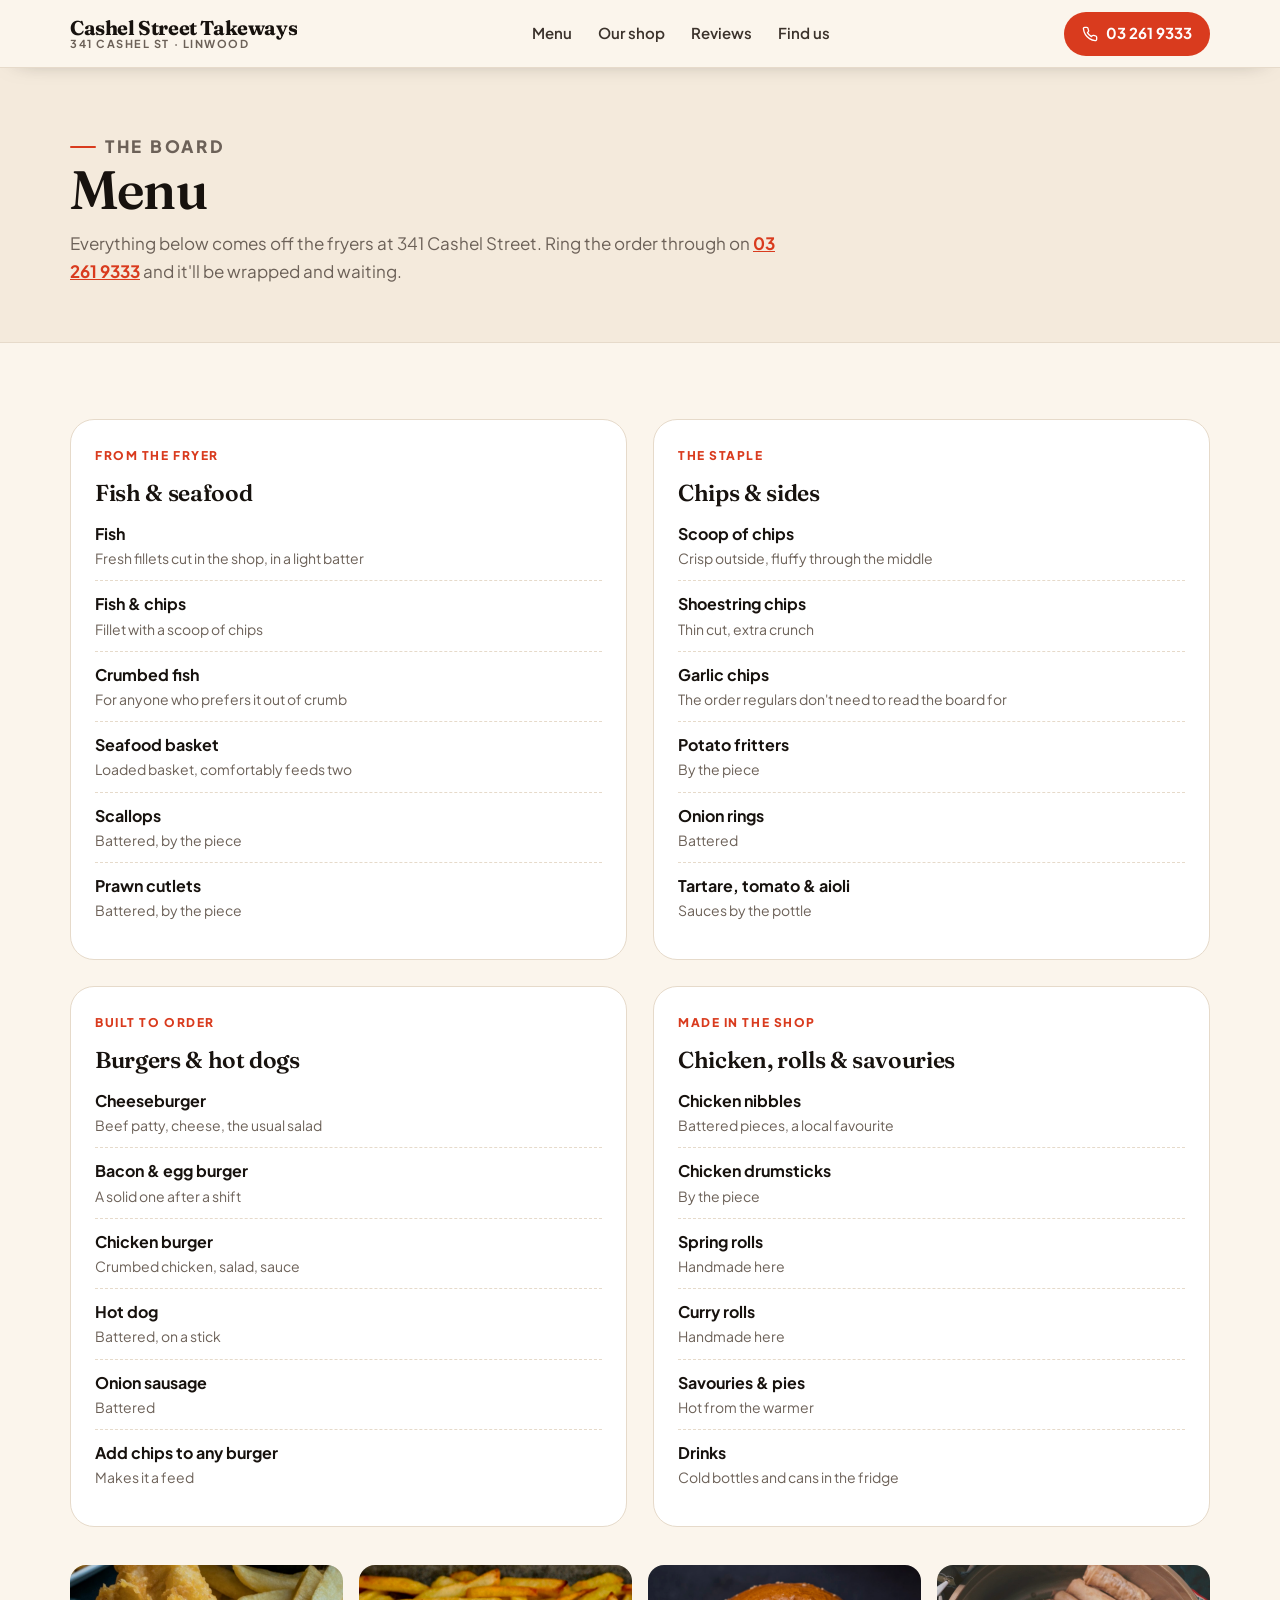
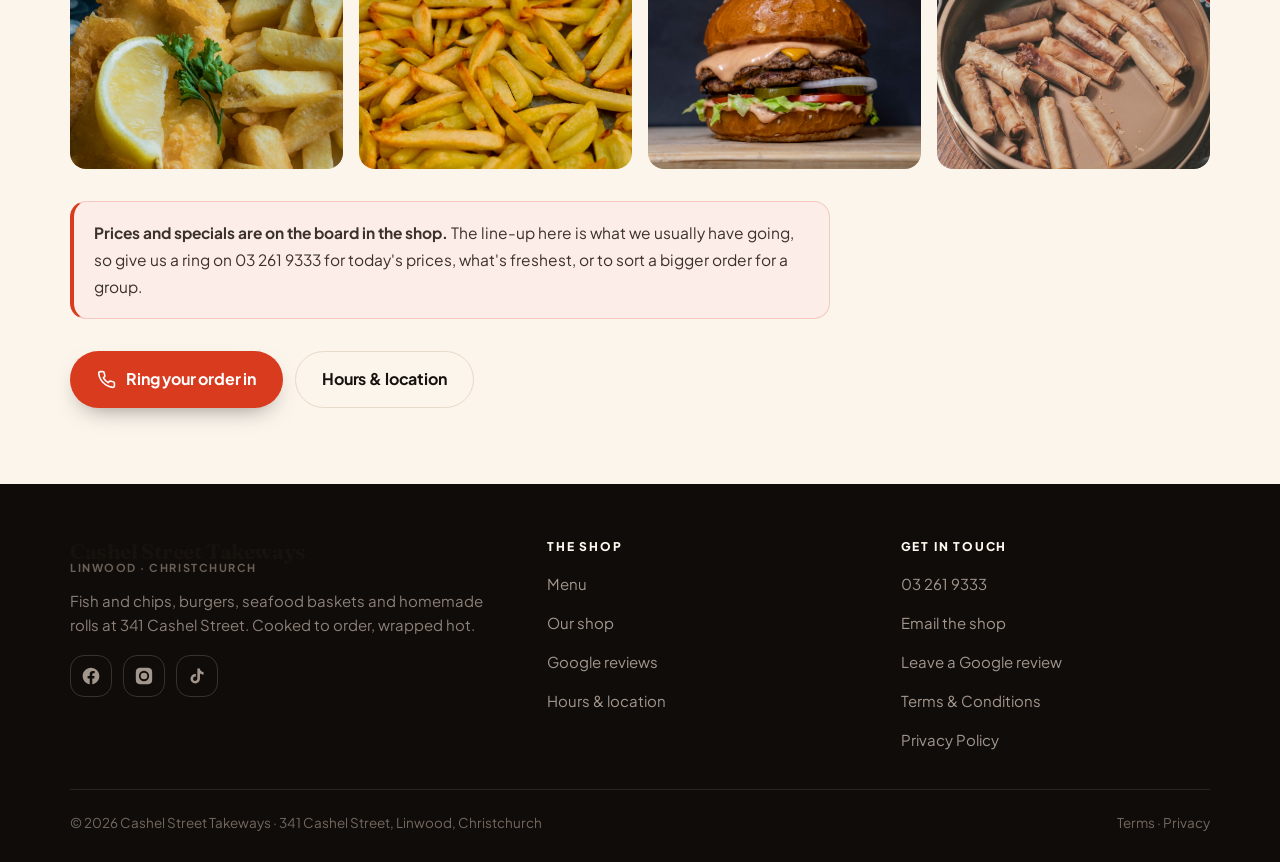
<file: menu.html>
<!DOCTYPE html>
<html lang="en-NZ">
<head>
<meta charset="utf-8">
<meta name="viewport" content="width=device-width, initial-scale=1">
<title>Menu | Cashel Street Takeways, Linwood Christchurch</title>
<meta name="description" content="The menu board at Cashel Street Takeways: fish and chips, burgers, chicken, seafood baskets, homemade spring rolls and curry rolls. 341 Cashel Street, Linwood. Ring 03 261 9333.">
<meta name="theme-color" content="#17120E">
<meta property="og:title" content="Menu | Cashel Street Takeways">
<meta property="og:description" content="Fish and chips, burgers, chicken, seafood baskets and homemade rolls at 341 Cashel Street, Linwood, Christchurch.">
<meta property="og:image" content="img/og-image.jpg">
<link rel="icon" href="favicon.svg" type="image/svg+xml">
<link rel="preconnect" href="https://fonts.googleapis.com">
<link rel="preconnect" href="https://fonts.gstatic.com" crossorigin>
<link href="https://fonts.googleapis.com/css2?family=Fraunces:ital,opsz,wght@0,9..144,400;0,9..144,600;0,9..144,700;1,9..144,600&family=Plus+Jakarta+Sans:wght@400;500;600;700;800&display=swap" rel="stylesheet">
<link rel="stylesheet" href="styles.css">
</head>
<body class="inner">

<header class="nav solid">
  <div class="wrap">
    <a class="brand" href="index.html" aria-label="Cashel Street Takeways home">
      <span class="brand-name">Cashel Street Takeways<small>341 Cashel St · Linwood</small></span>
    </a>
    <nav class="nav-links" aria-label="Main">
      <a href="index.html#menu">Menu</a>
      <a href="index.html#shop">Our shop</a>
      <a href="index.html#reviews">Reviews</a>
      <a href="index.html#findus">Find us</a>
    </nav>
    <div class="nav-right">
      <a class="nav-call" href="tel:032619333">
        <svg viewBox="0 0 24 24" fill="none" stroke="currentColor" stroke-width="2" stroke-linecap="round" stroke-linejoin="round" aria-hidden="true"><path d="M22 16.92v3a2 2 0 0 1-2.18 2 19.79 19.79 0 0 1-8.63-3.07 19.5 19.5 0 0 1-6-6 19.79 19.79 0 0 1-3.07-8.67A2 2 0 0 1 4.11 2h3a2 2 0 0 1 2 1.72c.13.96.36 1.9.7 2.81a2 2 0 0 1-.45 2.11L8.09 9.91a16 16 0 0 0 6 6l1.27-1.27a2 2 0 0 1 2.11-.45c.9.34 1.85.57 2.81.7A2 2 0 0 1 22 16.92z"/></svg>
        <span class="lbl">03 261 9333</span>
      </a>
      <button class="burger" id="burger" aria-label="Open menu" aria-expanded="false" aria-controls="mobileMenu"><span></span><span></span><span></span></button>
    </div>
  </div>
</header>

<div class="mobile-menu" id="mobileMenu">
  <a href="index.html#menu">Menu</a>
  <a href="index.html#shop">Our shop</a>
  <a href="index.html#reviews">Reviews</a>
  <a href="index.html#findus">Find us &amp; hours</a>
  <a href="tel:032619333">Call 03 261 9333</a>
</div>

<div class="page-head">
  <div class="wrap">
    <p class="eyebrow">The board</p>
    <h1>Menu</h1>
    <p>Everything below comes off the fryers at 341 Cashel Street. Ring the order through on <a href="tel:032619333" style="color:var(--accent);font-weight:700;">03 261 9333</a> and it'll be wrapped and waiting.</p>
  </div>
</div>

<section class="band-bone">
  <div class="wrap">
    <div class="menu-groups">

      <div class="menu-group rv">
        <div class="kicker">From the fryer</div>
        <h3>Fish &amp; seafood</h3>
        <ul>
          <li><b>Fish</b><span>Fresh fillets cut in the shop, in a light batter</span></li>
          <li><b>Fish &amp; chips</b><span>Fillet with a scoop of chips</span></li>
          <li><b>Crumbed fish</b><span>For anyone who prefers it out of crumb</span></li>
          <li><b>Seafood basket</b><span>Loaded basket, comfortably feeds two</span></li>
          <li><b>Scallops</b><span>Battered, by the piece</span></li>
          <li><b>Prawn cutlets</b><span>Battered, by the piece</span></li>
        </ul>
      </div>

      <div class="menu-group rv">
        <div class="kicker">The staple</div>
        <h3>Chips &amp; sides</h3>
        <ul>
          <li><b>Scoop of chips</b><span>Crisp outside, fluffy through the middle</span></li>
          <li><b>Shoestring chips</b><span>Thin cut, extra crunch</span></li>
          <li><b>Garlic chips</b><span>The order regulars don't need to read the board for</span></li>
          <li><b>Potato fritters</b><span>By the piece</span></li>
          <li><b>Onion rings</b><span>Battered</span></li>
          <li><b>Tartare, tomato &amp; aioli</b><span>Sauces by the pottle</span></li>
        </ul>
      </div>

      <div class="menu-group rv">
        <div class="kicker">Built to order</div>
        <h3>Burgers &amp; hot dogs</h3>
        <ul>
          <li><b>Cheeseburger</b><span>Beef patty, cheese, the usual salad</span></li>
          <li><b>Bacon &amp; egg burger</b><span>A solid one after a shift</span></li>
          <li><b>Chicken burger</b><span>Crumbed chicken, salad, sauce</span></li>
          <li><b>Hot dog</b><span>Battered, on a stick</span></li>
          <li><b>Onion sausage</b><span>Battered</span></li>
          <li><b>Add chips to any burger</b><span>Makes it a feed</span></li>
        </ul>
      </div>

      <div class="menu-group rv">
        <div class="kicker">Made in the shop</div>
        <h3>Chicken, rolls &amp; savouries</h3>
        <ul>
          <li><b>Chicken nibbles</b><span>Battered pieces, a local favourite</span></li>
          <li><b>Chicken drumsticks</b><span>By the piece</span></li>
          <li><b>Spring rolls</b><span>Handmade here</span></li>
          <li><b>Curry rolls</b><span>Handmade here</span></li>
          <li><b>Savouries &amp; pies</b><span>Hot from the warmer</span></li>
          <li><b>Drinks</b><span>Cold bottles and cans in the fridge</span></li>
        </ul>
      </div>

    </div>

    <div class="menu-strip">
      <img src="img/m-fishchips.jpg" alt="Battered fish and chips with a lemon wedge" width="800" height="1200" loading="lazy" decoding="async">
      <img src="img/m-chips.jpg" alt="A tray of hot golden chips" width="1200" height="692" loading="lazy" decoding="async">
      <img src="img/m-burgers.jpg" alt="A stacked cheeseburger" width="1200" height="997" loading="lazy" decoding="async">
      <img src="img/m-springrolls.jpg" alt="Golden fried spring rolls" width="1200" height="799" loading="lazy" decoding="async">
    </div>

    <div class="prose mt-32 rv" style="max-width:760px;">
      <p class="note"><b>Prices and specials are on the board in the shop.</b> The line-up here is what we usually have going, so give us a ring on 03 261 9333 for today's prices, what's freshest, or to sort a bigger order for a group.</p>
    </div>

    <div class="stack-btns mt-32 rv">
      <a class="btn btn-primary" href="tel:032619333">
        <svg viewBox="0 0 24 24" fill="none" stroke="currentColor" stroke-width="2" stroke-linecap="round" stroke-linejoin="round" aria-hidden="true"><path d="M22 16.92v3a2 2 0 0 1-2.18 2 19.79 19.79 0 0 1-8.63-3.07 19.5 19.5 0 0 1-6-6 19.79 19.79 0 0 1-3.07-8.67A2 2 0 0 1 4.11 2h3a2 2 0 0 1 2 1.72c.13.96.36 1.9.7 2.81a2 2 0 0 1-.45 2.11L8.09 9.91a16 16 0 0 0 6 6l1.27-1.27a2 2 0 0 1 2.11-.45c.9.34 1.85.57 2.81.7A2 2 0 0 1 22 16.92z"/></svg>
        Ring your order in
      </a>
      <a class="btn btn-ghost" href="index.html#findus">Hours &amp; location</a>
    </div>
  </div>
</section>

<footer class="footer">
  <div class="wrap">
    <div class="footer-top">
      <div>
        <a class="brand" href="index.html" style="margin-bottom:16px;">
          <span class="brand-name">Cashel Street Takeways<small>Linwood · Christchurch</small></span>
        </a>
        <p>Fish and chips, burgers, seafood baskets and homemade rolls at 341 Cashel Street. Cooked to order, wrapped hot.</p>
        <div class="socials">
          <a class="social" href="https://www.facebook.com/p/Cashel-Street-Takeaways-100054252981579/" target="_blank" rel="noopener" aria-label="Cashel Street Takeways on Facebook">
            <svg viewBox="0 0 24 24" fill="currentColor" aria-hidden="true"><path d="M22 12.06C22 6.5 17.52 2 12 2S2 6.5 2 12.06c0 5.02 3.66 9.18 8.44 9.94v-7.03H7.9v-2.91h2.54V9.85c0-2.52 1.49-3.91 3.77-3.91 1.09 0 2.24.2 2.24.2v2.46h-1.26c-1.24 0-1.63.78-1.63 1.57v1.89h2.78l-.45 2.91h-2.33V22c4.78-.76 8.44-4.92 8.44-9.94z"/></svg>
          </a>
          <a class="social" href="https://www.instagram.com/explore/search/keyword/?q=Cashel%20Street%20Takeaways%20Christchurch" target="_blank" rel="noopener" aria-label="Search Cashel Street Takeways on Instagram">
            <svg viewBox="0 0 24 24" fill="currentColor" aria-hidden="true"><path d="M12 2.16c3.2 0 3.58.01 4.85.07 1.17.05 1.8.25 2.23.41.56.22.96.48 1.38.9.42.42.68.82.9 1.38.16.42.36 1.06.41 2.23.06 1.27.07 1.65.07 4.85s-.01 3.58-.07 4.85c-.05 1.17-.25 1.8-.41 2.23-.22.56-.48.96-.9 1.38-.42.42-.82.68-1.38.9-.42.16-1.06.36-2.23.41-1.27.06-1.65.07-4.85.07s-3.58-.01-4.85-.07c-1.17-.05-1.8-.25-2.23-.41-.56-.22-.96-.48-1.38-.9a3.7 3.7 0 0 1-.9-1.38c-.16-.42-.36-1.06-.41-2.23C2.17 15.58 2.16 15.2 2.16 12s.01-3.58.07-4.85c.05-1.17.25-1.8.41-2.23.22-.56.48-.96.9-1.38.42-.42.82-.68 1.38-.9.42-.16 1.06-.36 2.23-.41C8.42 2.17 8.8 2.16 12 2.16zm0 3.68a6.16 6.16 0 1 0 0 12.32 6.16 6.16 0 0 0 0-12.32zm0 10.16a4 4 0 1 1 0-8 4 4 0 0 1 0 8zm7.85-10.4a1.44 1.44 0 1 1-2.88 0 1.44 1.44 0 0 1 2.88 0z"/></svg>
          </a>
          <a class="social" href="https://www.tiktok.com/search?q=Cashel%20Street%20Takeaways%20Christchurch" target="_blank" rel="noopener" aria-label="Search Cashel Street Takeways on TikTok">
            <svg viewBox="0 0 24 24" fill="currentColor" aria-hidden="true"><path d="M16.6 5.82A4.28 4.28 0 0 1 15.54 3h-3.09v12.4a2.59 2.59 0 0 1-2.59 2.5 2.59 2.59 0 1 1 .76-5.07V9.68a5.67 5.67 0 0 0-.76-.05A5.68 5.68 0 1 0 15.54 15.3V9.01a7.35 7.35 0 0 0 4.3 1.38V7.3a4.29 4.29 0 0 1-3.24-1.48z"/></svg>
          </a>
        </div>
      </div>
      <div>
        <h4>The shop</h4>
        <ul class="footer-links">
          <li><a href="index.html#menu">Menu</a></li>
          <li><a href="index.html#shop">Our shop</a></li>
          <li><a href="index.html#reviews">Google reviews</a></li>
          <li><a href="index.html#findus">Hours &amp; location</a></li>
        </ul>
      </div>
      <div>
        <h4>Get in touch</h4>
        <ul class="footer-links">
          <li><a href="tel:032619333">03 261 9333</a></li>
          <li><a href="#" data-gmail data-user="alfeilimited" data-domain="outlook.co.nz" data-su="Enquiry%20for%20Cashel%20Street%20Takeways" data-body="Hi%20Albert%2C%0A%0A">Email the shop</a></li>
          <li><a href="https://www.google.com/maps/search/?api=1&amp;query=Cashel%20Street%20Takeaways%20341%20Cashel%20St%20Linwood%20Christchurch" target="_blank" rel="noopener">Leave a Google review</a></li>
          <li><a href="terms.html">Terms &amp; Conditions</a></li>
          <li><a href="privacy.html">Privacy Policy</a></li>
        </ul>
      </div>
    </div>
    <div class="footer-bottom">
      <span>© <span data-year>2026</span> Cashel Street Takeways · 341 Cashel Street, Linwood, Christchurch</span>
      <span><a href="terms.html">Terms</a> · <a href="privacy.html">Privacy</a></span>
    </div>
  </div>
</footer>

<script src="script.js"></script>
</body>
</html>
</file>
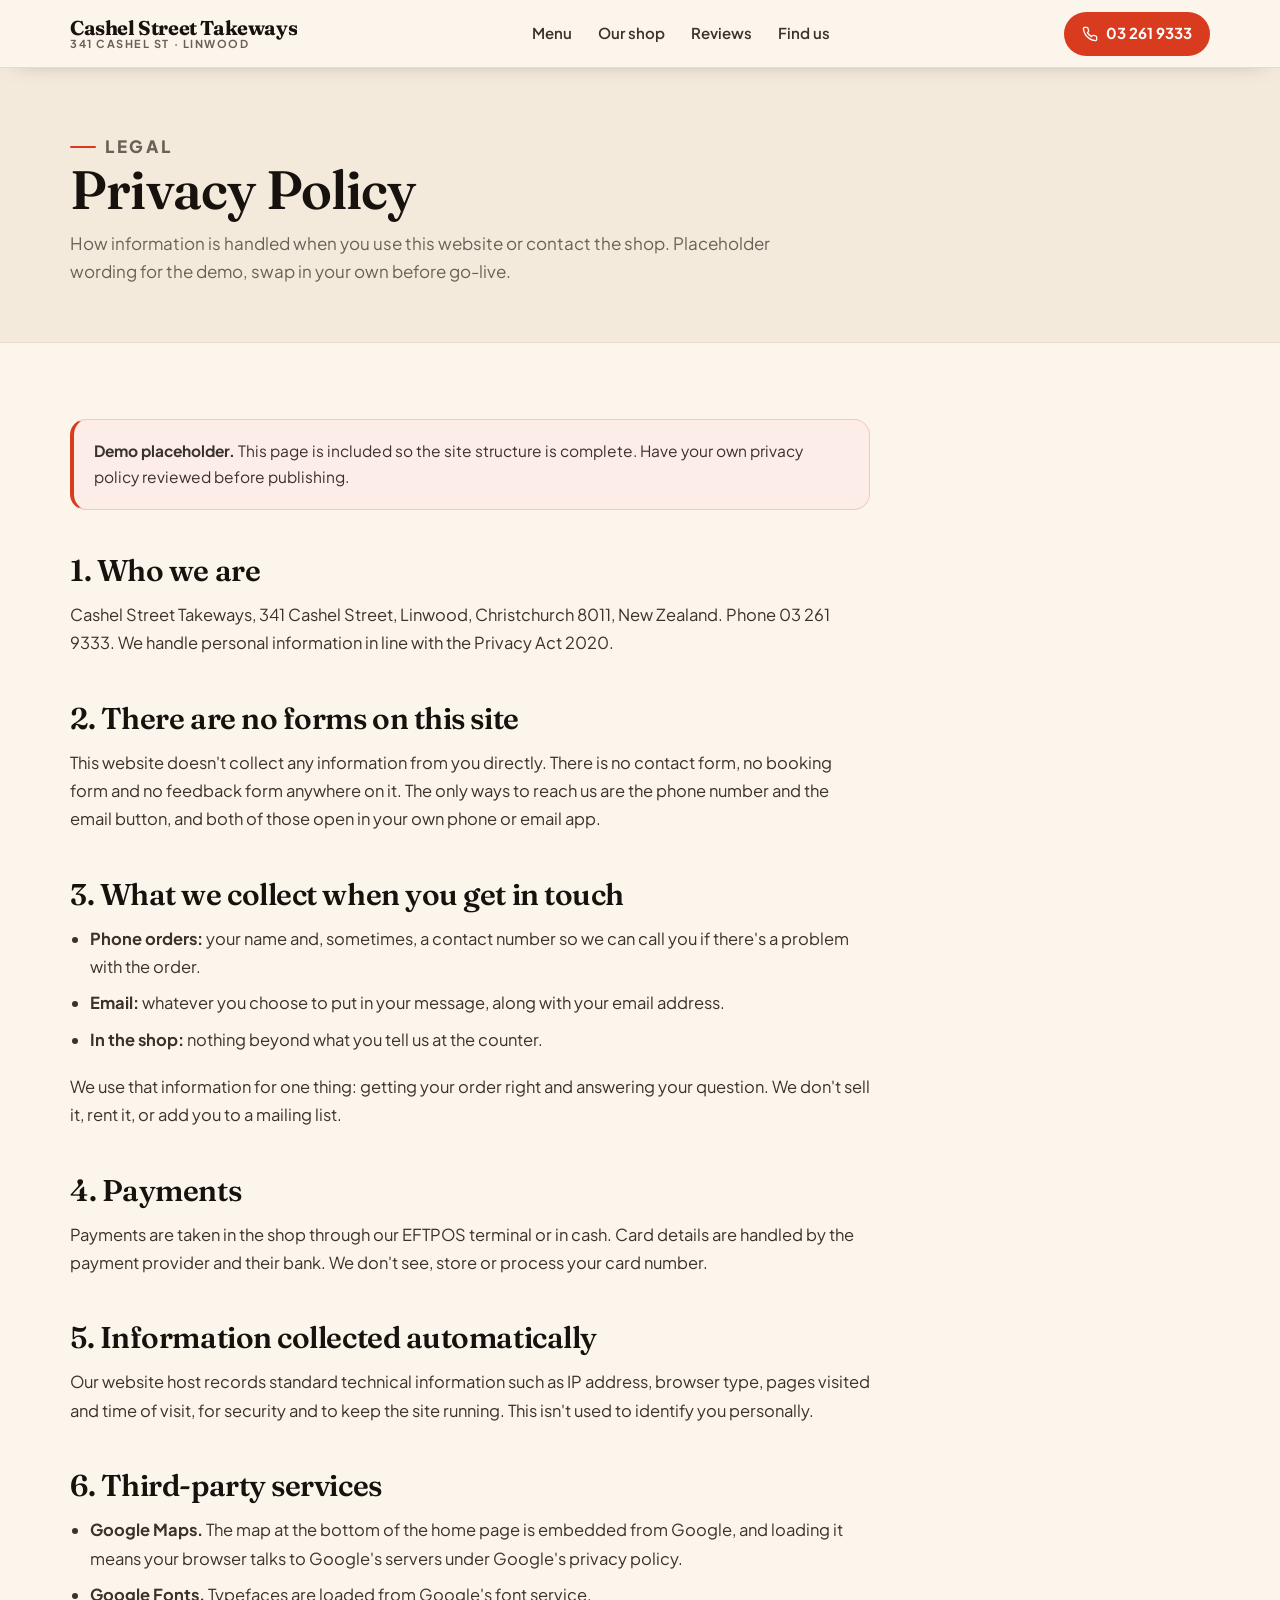
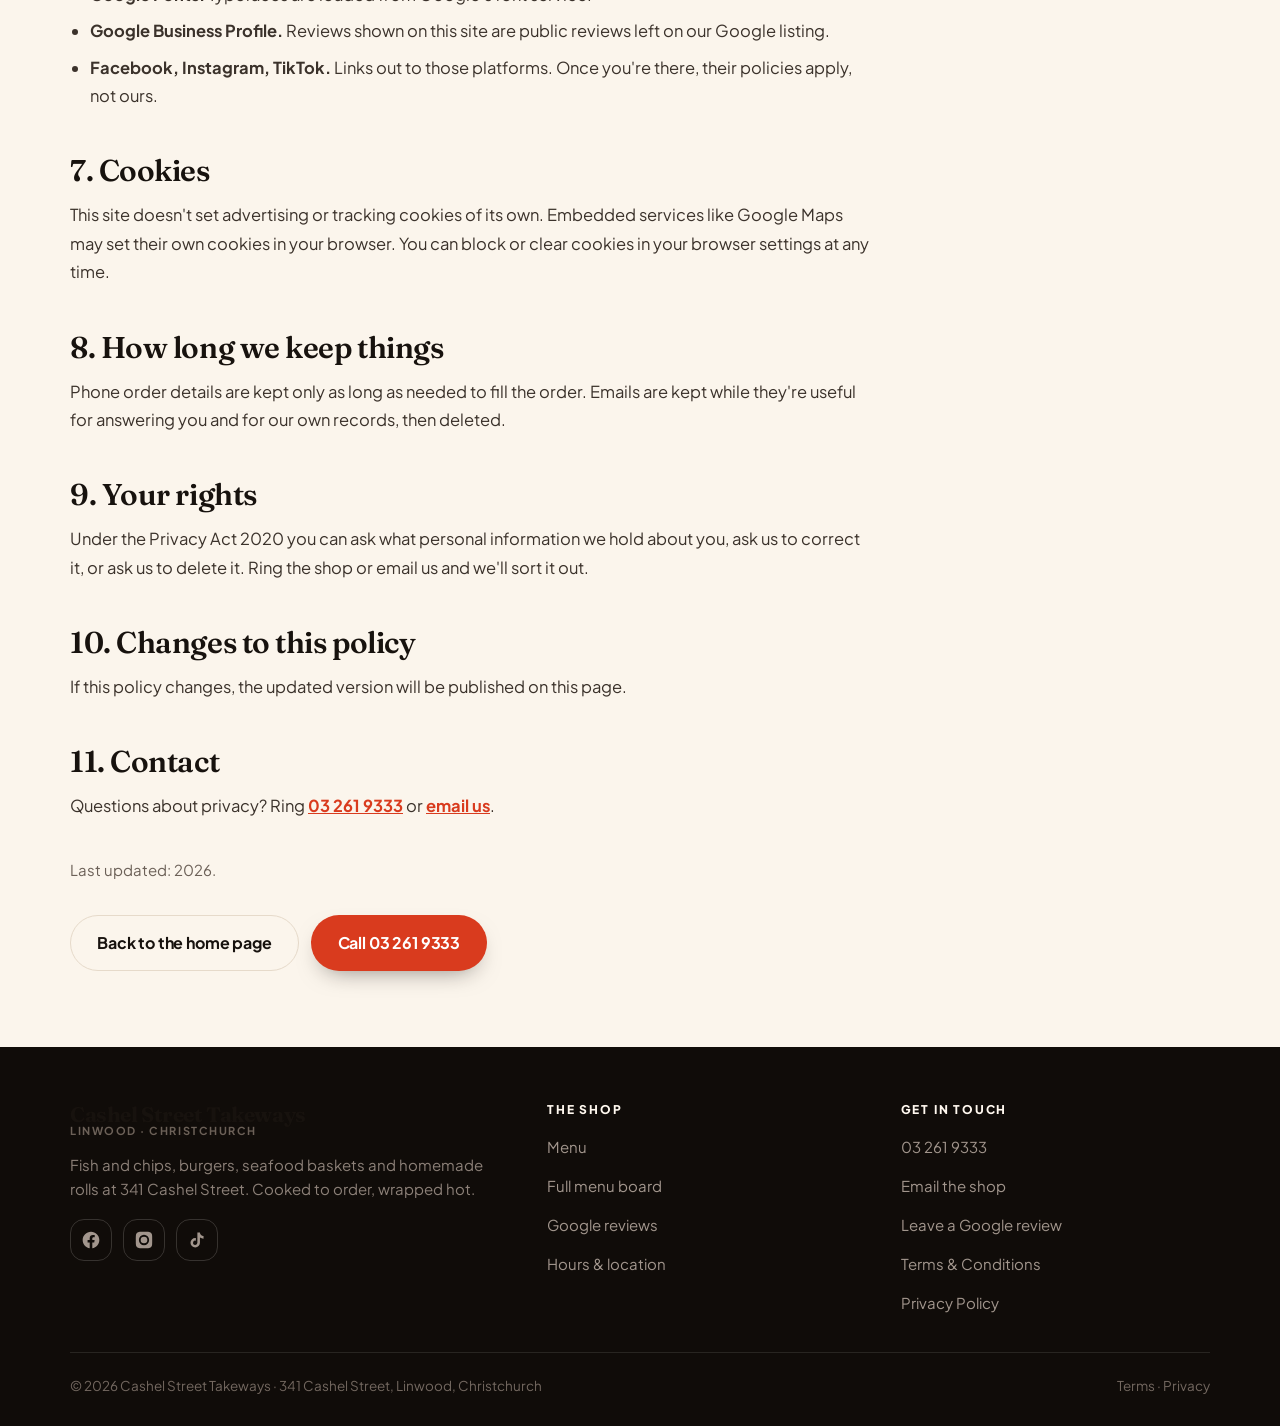
<file: privacy.html>
<!DOCTYPE html>
<html lang="en-NZ">
<head>
<meta charset="utf-8">
<meta name="viewport" content="width=device-width, initial-scale=1">
<title>Privacy Policy | Cashel Street Takeways</title>
<meta name="description" content="Privacy policy for the Cashel Street Takeways website, Linwood, Christchurch.">
<meta name="theme-color" content="#17120E">
<meta name="robots" content="noindex">
<link rel="icon" href="favicon.svg" type="image/svg+xml">
<link rel="preconnect" href="https://fonts.googleapis.com">
<link rel="preconnect" href="https://fonts.gstatic.com" crossorigin>
<link href="https://fonts.googleapis.com/css2?family=Fraunces:ital,opsz,wght@0,9..144,400;0,9..144,600;0,9..144,700;1,9..144,600&family=Plus+Jakarta+Sans:wght@400;500;600;700;800&display=swap" rel="stylesheet">
<link rel="stylesheet" href="styles.css">
</head>
<body class="inner">

<header class="nav solid">
  <div class="wrap">
    <a class="brand" href="index.html" aria-label="Cashel Street Takeways home">
      <span class="brand-name">Cashel Street Takeways<small>341 Cashel St · Linwood</small></span>
    </a>
    <nav class="nav-links" aria-label="Main">
      <a href="index.html#menu">Menu</a>
      <a href="index.html#shop">Our shop</a>
      <a href="index.html#reviews">Reviews</a>
      <a href="index.html#findus">Find us</a>
    </nav>
    <div class="nav-right">
      <a class="nav-call" href="tel:032619333">
        <svg viewBox="0 0 24 24" fill="none" stroke="currentColor" stroke-width="2" stroke-linecap="round" stroke-linejoin="round" aria-hidden="true"><path d="M22 16.92v3a2 2 0 0 1-2.18 2 19.79 19.79 0 0 1-8.63-3.07 19.5 19.5 0 0 1-6-6 19.79 19.79 0 0 1-3.07-8.67A2 2 0 0 1 4.11 2h3a2 2 0 0 1 2 1.72c.13.96.36 1.9.7 2.81a2 2 0 0 1-.45 2.11L8.09 9.91a16 16 0 0 0 6 6l1.27-1.27a2 2 0 0 1 2.11-.45c.9.34 1.85.57 2.81.7A2 2 0 0 1 22 16.92z"/></svg>
        <span class="lbl">03 261 9333</span>
      </a>
      <button class="burger" id="burger" aria-label="Open menu" aria-expanded="false" aria-controls="mobileMenu"><span></span><span></span><span></span></button>
    </div>
  </div>
</header>

<div class="mobile-menu" id="mobileMenu">
  <a href="index.html#menu">Menu</a>
  <a href="menu.html">Full menu board</a>
  <a href="index.html#findus">Find us &amp; hours</a>
  <a href="tel:032619333">Call 03 261 9333</a>
</div>

<div class="page-head">
  <div class="wrap">
    <p class="eyebrow">Legal</p>
    <h1>Privacy Policy</h1>
    <p>How information is handled when you use this website or contact the shop. Placeholder wording for the demo, swap in your own before go-live.</p>
  </div>
</div>

<section class="band-bone">
  <div class="wrap">
    <div class="prose rv">
      <p class="note"><b>Demo placeholder.</b> This page is included so the site structure is complete. Have your own privacy policy reviewed before publishing.</p>

      <h2>1. Who we are</h2>
      <p>Cashel Street Takeways, 341 Cashel Street, Linwood, Christchurch 8011, New Zealand. Phone 03 261 9333. We handle personal information in line with the Privacy Act 2020.</p>

      <h2>2. There are no forms on this site</h2>
      <p>This website doesn't collect any information from you directly. There is no contact form, no booking form and no feedback form anywhere on it. The only ways to reach us are the phone number and the email button, and both of those open in your own phone or email app.</p>

      <h2>3. What we collect when you get in touch</h2>
      <ul>
        <li><b>Phone orders:</b> your name and, sometimes, a contact number so we can call you if there's a problem with the order.</li>
        <li><b>Email:</b> whatever you choose to put in your message, along with your email address.</li>
        <li><b>In the shop:</b> nothing beyond what you tell us at the counter.</li>
      </ul>
      <p>We use that information for one thing: getting your order right and answering your question. We don't sell it, rent it, or add you to a mailing list.</p>

      <h2>4. Payments</h2>
      <p>Payments are taken in the shop through our EFTPOS terminal or in cash. Card details are handled by the payment provider and their bank. We don't see, store or process your card number.</p>

      <h2>5. Information collected automatically</h2>
      <p>Our website host records standard technical information such as IP address, browser type, pages visited and time of visit, for security and to keep the site running. This isn't used to identify you personally.</p>

      <h2>6. Third-party services</h2>
      <ul>
        <li><b>Google Maps.</b> The map at the bottom of the home page is embedded from Google, and loading it means your browser talks to Google's servers under Google's privacy policy.</li>
        <li><b>Google Fonts.</b> Typefaces are loaded from Google's font service.</li>
        <li><b>Google Business Profile.</b> Reviews shown on this site are public reviews left on our Google listing.</li>
        <li><b>Facebook, Instagram, TikTok.</b> Links out to those platforms. Once you're there, their policies apply, not ours.</li>
      </ul>

      <h2>7. Cookies</h2>
      <p>This site doesn't set advertising or tracking cookies of its own. Embedded services like Google Maps may set their own cookies in your browser. You can block or clear cookies in your browser settings at any time.</p>

      <h2>8. How long we keep things</h2>
      <p>Phone order details are kept only as long as needed to fill the order. Emails are kept while they're useful for answering you and for our own records, then deleted.</p>

      <h2>9. Your rights</h2>
      <p>Under the Privacy Act 2020 you can ask what personal information we hold about you, ask us to correct it, or ask us to delete it. Ring the shop or email us and we'll sort it out.</p>

      <h2>10. Changes to this policy</h2>
      <p>If this policy changes, the updated version will be published on this page.</p>

      <h2>11. Contact</h2>
      <p>Questions about privacy? Ring <a href="tel:032619333" style="color:var(--accent);font-weight:700;">03 261 9333</a> or <a href="#" data-gmail data-user="alfeilimited" data-domain="outlook.co.nz" data-su="Privacy%20question" data-body="Hi%20Albert%2C%0A%0A" style="color:var(--accent);font-weight:700;">email us</a>.</p>

      <p style="color:var(--muted);font-size:15px;margin-top:36px;">Last updated: <span data-year>2026</span>.</p>
    </div>

    <div class="stack-btns mt-32">
      <a class="btn btn-ghost" href="index.html">Back to the home page</a>
      <a class="btn btn-primary" href="tel:032619333">Call 03 261 9333</a>
    </div>
  </div>
</section>

<footer class="footer">
  <div class="wrap">
    <div class="footer-top">
      <div>
        <a class="brand" href="index.html" style="margin-bottom:16px;">
          <span class="brand-name">Cashel Street Takeways<small>Linwood · Christchurch</small></span>
        </a>
        <p>Fish and chips, burgers, seafood baskets and homemade rolls at 341 Cashel Street. Cooked to order, wrapped hot.</p>
        <div class="socials">
          <a class="social" href="https://www.facebook.com/p/Cashel-Street-Takeaways-100054252981579/" target="_blank" rel="noopener" aria-label="Cashel Street Takeways on Facebook">
            <svg viewBox="0 0 24 24" fill="currentColor" aria-hidden="true"><path d="M22 12.06C22 6.5 17.52 2 12 2S2 6.5 2 12.06c0 5.02 3.66 9.18 8.44 9.94v-7.03H7.9v-2.91h2.54V9.85c0-2.52 1.49-3.91 3.77-3.91 1.09 0 2.24.2 2.24.2v2.46h-1.26c-1.24 0-1.63.78-1.63 1.57v1.89h2.78l-.45 2.91h-2.33V22c4.78-.76 8.44-4.92 8.44-9.94z"/></svg>
          </a>
          <a class="social" href="https://www.instagram.com/explore/search/keyword/?q=Cashel%20Street%20Takeaways%20Christchurch" target="_blank" rel="noopener" aria-label="Search Cashel Street Takeways on Instagram">
            <svg viewBox="0 0 24 24" fill="currentColor" aria-hidden="true"><path d="M12 2.16c3.2 0 3.58.01 4.85.07 1.17.05 1.8.25 2.23.41.56.22.96.48 1.38.9.42.42.68.82.9 1.38.16.42.36 1.06.41 2.23.06 1.27.07 1.65.07 4.85s-.01 3.58-.07 4.85c-.05 1.17-.25 1.8-.41 2.23-.22.56-.48.96-.9 1.38-.42.42-.82.68-1.38.9-.42.16-1.06.36-2.23.41-1.27.06-1.65.07-4.85.07s-3.58-.01-4.85-.07c-1.17-.05-1.8-.25-2.23-.41-.56-.22-.96-.48-1.38-.9a3.7 3.7 0 0 1-.9-1.38c-.16-.42-.36-1.06-.41-2.23C2.17 15.58 2.16 15.2 2.16 12s.01-3.58.07-4.85c.05-1.17.25-1.8.41-2.23.22-.56.48-.96.9-1.38.42-.42.82-.68 1.38-.9.42-.16 1.06-.36 2.23-.41C8.42 2.17 8.8 2.16 12 2.16zm0 3.68a6.16 6.16 0 1 0 0 12.32 6.16 6.16 0 0 0 0-12.32zm0 10.16a4 4 0 1 1 0-8 4 4 0 0 1 0 8zm7.85-10.4a1.44 1.44 0 1 1-2.88 0 1.44 1.44 0 0 1 2.88 0z"/></svg>
          </a>
          <a class="social" href="https://www.tiktok.com/search?q=Cashel%20Street%20Takeaways%20Christchurch" target="_blank" rel="noopener" aria-label="Search Cashel Street Takeways on TikTok">
            <svg viewBox="0 0 24 24" fill="currentColor" aria-hidden="true"><path d="M16.6 5.82A4.28 4.28 0 0 1 15.54 3h-3.09v12.4a2.59 2.59 0 0 1-2.59 2.5 2.59 2.59 0 1 1 .76-5.07V9.68a5.67 5.67 0 0 0-.76-.05A5.68 5.68 0 1 0 15.54 15.3V9.01a7.35 7.35 0 0 0 4.3 1.38V7.3a4.29 4.29 0 0 1-3.24-1.48z"/></svg>
          </a>
        </div>
      </div>
      <div>
        <h4>The shop</h4>
        <ul class="footer-links">
          <li><a href="index.html#menu">Menu</a></li>
          <li><a href="menu.html">Full menu board</a></li>
          <li><a href="index.html#reviews">Google reviews</a></li>
          <li><a href="index.html#findus">Hours &amp; location</a></li>
        </ul>
      </div>
      <div>
        <h4>Get in touch</h4>
        <ul class="footer-links">
          <li><a href="tel:032619333">03 261 9333</a></li>
          <li><a href="#" data-gmail data-user="alfeilimited" data-domain="outlook.co.nz" data-su="Enquiry%20for%20Cashel%20Street%20Takeways" data-body="Hi%20Albert%2C%0A%0A">Email the shop</a></li>
          <li><a href="https://www.google.com/maps/search/?api=1&amp;query=Cashel%20Street%20Takeaways%20341%20Cashel%20St%20Linwood%20Christchurch" target="_blank" rel="noopener">Leave a Google review</a></li>
          <li><a href="terms.html">Terms &amp; Conditions</a></li>
          <li><a href="privacy.html">Privacy Policy</a></li>
        </ul>
      </div>
    </div>
    <div class="footer-bottom">
      <span>© <span data-year>2026</span> Cashel Street Takeways · 341 Cashel Street, Linwood, Christchurch</span>
      <span><a href="terms.html">Terms</a> · <a href="privacy.html">Privacy</a></span>
    </div>
  </div>
</footer>

<script src="script.js"></script>
</body>
</html>
</file>
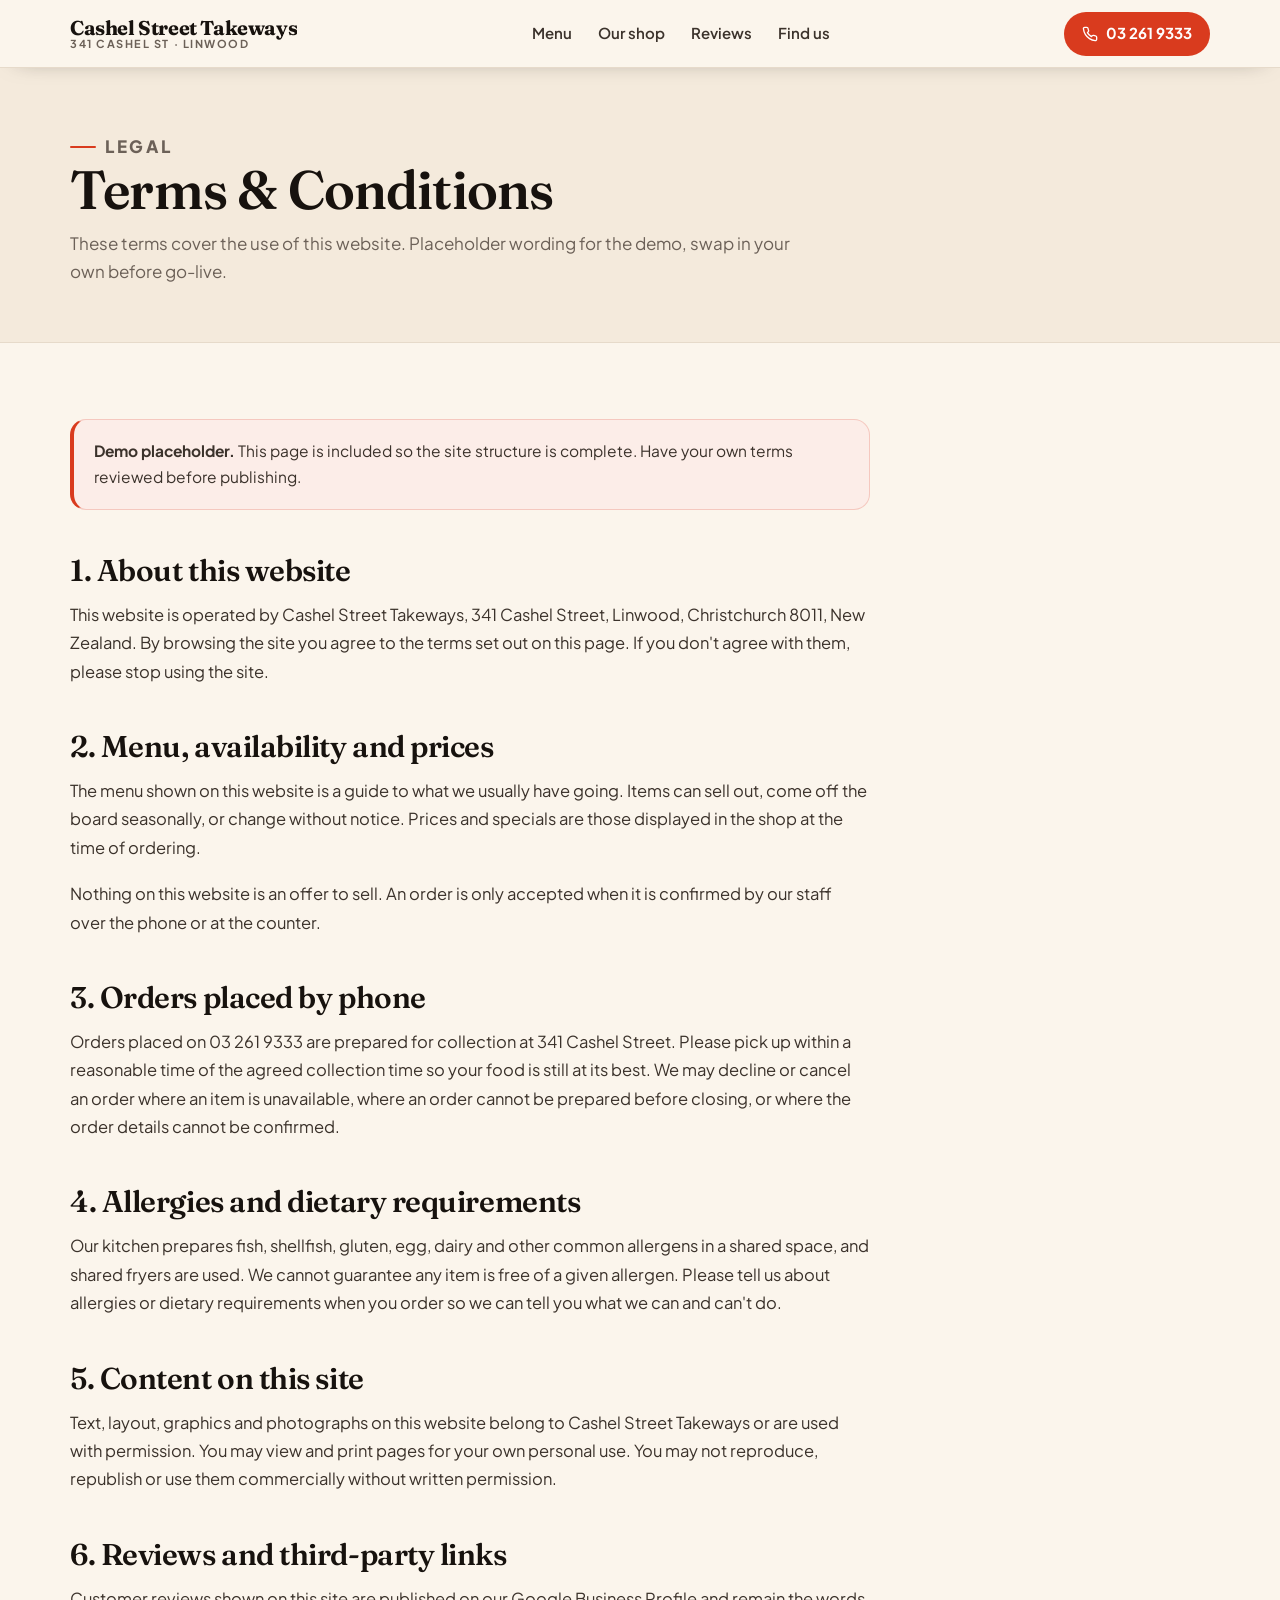
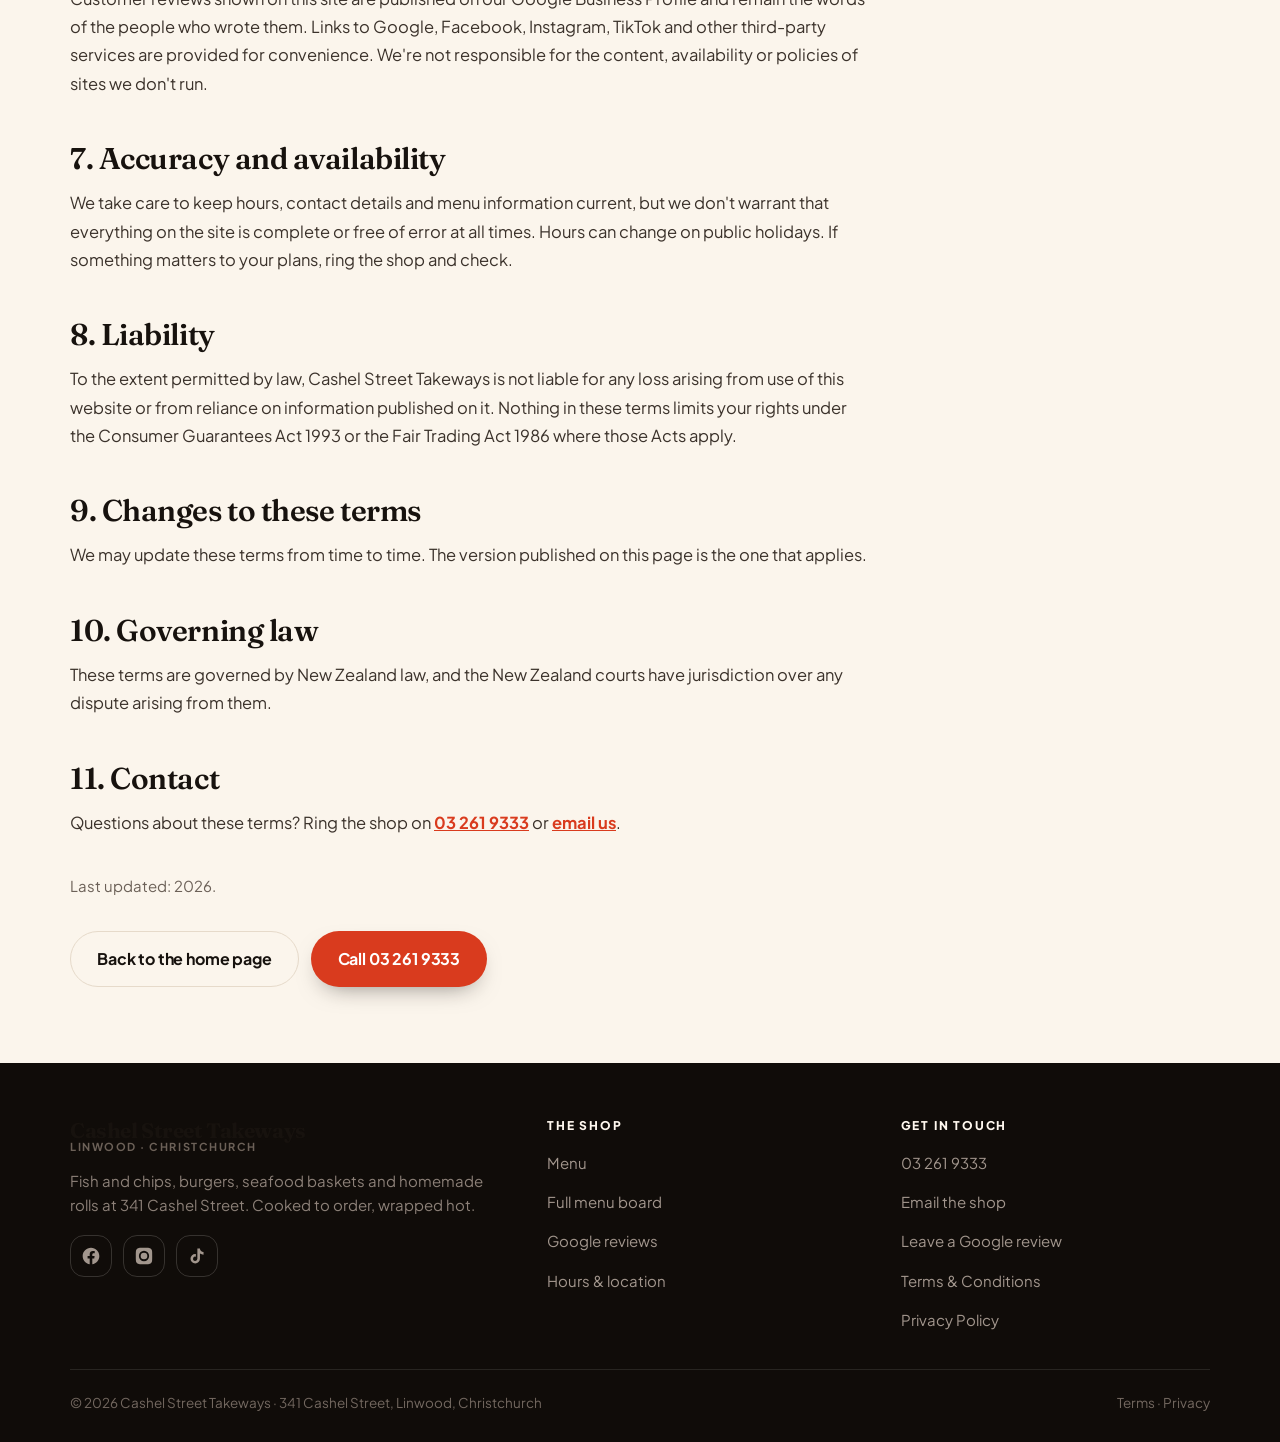
<file: terms.html>
<!DOCTYPE html>
<html lang="en-NZ">
<head>
<meta charset="utf-8">
<meta name="viewport" content="width=device-width, initial-scale=1">
<title>Terms &amp; Conditions | Cashel Street Takeways</title>
<meta name="description" content="Terms and conditions for the Cashel Street Takeways website, Linwood, Christchurch.">
<meta name="theme-color" content="#17120E">
<meta name="robots" content="noindex">
<link rel="icon" href="favicon.svg" type="image/svg+xml">
<link rel="preconnect" href="https://fonts.googleapis.com">
<link rel="preconnect" href="https://fonts.gstatic.com" crossorigin>
<link href="https://fonts.googleapis.com/css2?family=Fraunces:ital,opsz,wght@0,9..144,400;0,9..144,600;0,9..144,700;1,9..144,600&family=Plus+Jakarta+Sans:wght@400;500;600;700;800&display=swap" rel="stylesheet">
<link rel="stylesheet" href="styles.css">
</head>
<body class="inner">

<header class="nav solid">
  <div class="wrap">
    <a class="brand" href="index.html" aria-label="Cashel Street Takeways home">
      <span class="brand-name">Cashel Street Takeways<small>341 Cashel St · Linwood</small></span>
    </a>
    <nav class="nav-links" aria-label="Main">
      <a href="index.html#menu">Menu</a>
      <a href="index.html#shop">Our shop</a>
      <a href="index.html#reviews">Reviews</a>
      <a href="index.html#findus">Find us</a>
    </nav>
    <div class="nav-right">
      <a class="nav-call" href="tel:032619333">
        <svg viewBox="0 0 24 24" fill="none" stroke="currentColor" stroke-width="2" stroke-linecap="round" stroke-linejoin="round" aria-hidden="true"><path d="M22 16.92v3a2 2 0 0 1-2.18 2 19.79 19.79 0 0 1-8.63-3.07 19.5 19.5 0 0 1-6-6 19.79 19.79 0 0 1-3.07-8.67A2 2 0 0 1 4.11 2h3a2 2 0 0 1 2 1.72c.13.96.36 1.9.7 2.81a2 2 0 0 1-.45 2.11L8.09 9.91a16 16 0 0 0 6 6l1.27-1.27a2 2 0 0 1 2.11-.45c.9.34 1.85.57 2.81.7A2 2 0 0 1 22 16.92z"/></svg>
        <span class="lbl">03 261 9333</span>
      </a>
      <button class="burger" id="burger" aria-label="Open menu" aria-expanded="false" aria-controls="mobileMenu"><span></span><span></span><span></span></button>
    </div>
  </div>
</header>

<div class="mobile-menu" id="mobileMenu">
  <a href="index.html#menu">Menu</a>
  <a href="menu.html">Full menu board</a>
  <a href="index.html#findus">Find us &amp; hours</a>
  <a href="tel:032619333">Call 03 261 9333</a>
</div>

<div class="page-head">
  <div class="wrap">
    <p class="eyebrow">Legal</p>
    <h1>Terms &amp; Conditions</h1>
    <p>These terms cover the use of this website. Placeholder wording for the demo, swap in your own before go-live.</p>
  </div>
</div>

<section class="band-bone">
  <div class="wrap">
    <div class="prose rv">
      <p class="note"><b>Demo placeholder.</b> This page is included so the site structure is complete. Have your own terms reviewed before publishing.</p>

      <h2>1. About this website</h2>
      <p>This website is operated by Cashel Street Takeways, 341 Cashel Street, Linwood, Christchurch 8011, New Zealand. By browsing the site you agree to the terms set out on this page. If you don't agree with them, please stop using the site.</p>

      <h2>2. Menu, availability and prices</h2>
      <p>The menu shown on this website is a guide to what we usually have going. Items can sell out, come off the board seasonally, or change without notice. Prices and specials are those displayed in the shop at the time of ordering.</p>
      <p>Nothing on this website is an offer to sell. An order is only accepted when it is confirmed by our staff over the phone or at the counter.</p>

      <h2>3. Orders placed by phone</h2>
      <p>Orders placed on 03 261 9333 are prepared for collection at 341 Cashel Street. Please pick up within a reasonable time of the agreed collection time so your food is still at its best. We may decline or cancel an order where an item is unavailable, where an order cannot be prepared before closing, or where the order details cannot be confirmed.</p>

      <h2>4. Allergies and dietary requirements</h2>
      <p>Our kitchen prepares fish, shellfish, gluten, egg, dairy and other common allergens in a shared space, and shared fryers are used. We cannot guarantee any item is free of a given allergen. Please tell us about allergies or dietary requirements when you order so we can tell you what we can and can't do.</p>

      <h2>5. Content on this site</h2>
      <p>Text, layout, graphics and photographs on this website belong to Cashel Street Takeways or are used with permission. You may view and print pages for your own personal use. You may not reproduce, republish or use them commercially without written permission.</p>

      <h2>6. Reviews and third-party links</h2>
      <p>Customer reviews shown on this site are published on our Google Business Profile and remain the words of the people who wrote them. Links to Google, Facebook, Instagram, TikTok and other third-party services are provided for convenience. We're not responsible for the content, availability or policies of sites we don't run.</p>

      <h2>7. Accuracy and availability</h2>
      <p>We take care to keep hours, contact details and menu information current, but we don't warrant that everything on the site is complete or free of error at all times. Hours can change on public holidays. If something matters to your plans, ring the shop and check.</p>

      <h2>8. Liability</h2>
      <p>To the extent permitted by law, Cashel Street Takeways is not liable for any loss arising from use of this website or from reliance on information published on it. Nothing in these terms limits your rights under the Consumer Guarantees Act 1993 or the Fair Trading Act 1986 where those Acts apply.</p>

      <h2>9. Changes to these terms</h2>
      <p>We may update these terms from time to time. The version published on this page is the one that applies.</p>

      <h2>10. Governing law</h2>
      <p>These terms are governed by New Zealand law, and the New Zealand courts have jurisdiction over any dispute arising from them.</p>

      <h2>11. Contact</h2>
      <p>Questions about these terms? Ring the shop on <a href="tel:032619333" style="color:var(--accent);font-weight:700;">03 261 9333</a> or <a href="#" data-gmail data-user="alfeilimited" data-domain="outlook.co.nz" data-su="Question%20about%20your%20website%20terms" data-body="Hi%20Albert%2C%0A%0A" style="color:var(--accent);font-weight:700;">email us</a>.</p>

      <p style="color:var(--muted);font-size:15px;margin-top:36px;">Last updated: <span data-year>2026</span>.</p>
    </div>

    <div class="stack-btns mt-32">
      <a class="btn btn-ghost" href="index.html">Back to the home page</a>
      <a class="btn btn-primary" href="tel:032619333">Call 03 261 9333</a>
    </div>
  </div>
</section>

<footer class="footer">
  <div class="wrap">
    <div class="footer-top">
      <div>
        <a class="brand" href="index.html" style="margin-bottom:16px;">
          <span class="brand-name">Cashel Street Takeways<small>Linwood · Christchurch</small></span>
        </a>
        <p>Fish and chips, burgers, seafood baskets and homemade rolls at 341 Cashel Street. Cooked to order, wrapped hot.</p>
        <div class="socials">
          <a class="social" href="https://www.facebook.com/p/Cashel-Street-Takeaways-100054252981579/" target="_blank" rel="noopener" aria-label="Cashel Street Takeways on Facebook">
            <svg viewBox="0 0 24 24" fill="currentColor" aria-hidden="true"><path d="M22 12.06C22 6.5 17.52 2 12 2S2 6.5 2 12.06c0 5.02 3.66 9.18 8.44 9.94v-7.03H7.9v-2.91h2.54V9.85c0-2.52 1.49-3.91 3.77-3.91 1.09 0 2.24.2 2.24.2v2.46h-1.26c-1.24 0-1.63.78-1.63 1.57v1.89h2.78l-.45 2.91h-2.33V22c4.78-.76 8.44-4.92 8.44-9.94z"/></svg>
          </a>
          <a class="social" href="https://www.instagram.com/explore/search/keyword/?q=Cashel%20Street%20Takeaways%20Christchurch" target="_blank" rel="noopener" aria-label="Search Cashel Street Takeways on Instagram">
            <svg viewBox="0 0 24 24" fill="currentColor" aria-hidden="true"><path d="M12 2.16c3.2 0 3.58.01 4.85.07 1.17.05 1.8.25 2.23.41.56.22.96.48 1.38.9.42.42.68.82.9 1.38.16.42.36 1.06.41 2.23.06 1.27.07 1.65.07 4.85s-.01 3.58-.07 4.85c-.05 1.17-.25 1.8-.41 2.23-.22.56-.48.96-.9 1.38-.42.42-.82.68-1.38.9-.42.16-1.06.36-2.23.41-1.27.06-1.65.07-4.85.07s-3.58-.01-4.85-.07c-1.17-.05-1.8-.25-2.23-.41-.56-.22-.96-.48-1.38-.9a3.7 3.7 0 0 1-.9-1.38c-.16-.42-.36-1.06-.41-2.23C2.17 15.58 2.16 15.2 2.16 12s.01-3.58.07-4.85c.05-1.17.25-1.8.41-2.23.22-.56.48-.96.9-1.38.42-.42.82-.68 1.38-.9.42-.16 1.06-.36 2.23-.41C8.42 2.17 8.8 2.16 12 2.16zm0 3.68a6.16 6.16 0 1 0 0 12.32 6.16 6.16 0 0 0 0-12.32zm0 10.16a4 4 0 1 1 0-8 4 4 0 0 1 0 8zm7.85-10.4a1.44 1.44 0 1 1-2.88 0 1.44 1.44 0 0 1 2.88 0z"/></svg>
          </a>
          <a class="social" href="https://www.tiktok.com/search?q=Cashel%20Street%20Takeaways%20Christchurch" target="_blank" rel="noopener" aria-label="Search Cashel Street Takeways on TikTok">
            <svg viewBox="0 0 24 24" fill="currentColor" aria-hidden="true"><path d="M16.6 5.82A4.28 4.28 0 0 1 15.54 3h-3.09v12.4a2.59 2.59 0 0 1-2.59 2.5 2.59 2.59 0 1 1 .76-5.07V9.68a5.67 5.67 0 0 0-.76-.05A5.68 5.68 0 1 0 15.54 15.3V9.01a7.35 7.35 0 0 0 4.3 1.38V7.3a4.29 4.29 0 0 1-3.24-1.48z"/></svg>
          </a>
        </div>
      </div>
      <div>
        <h4>The shop</h4>
        <ul class="footer-links">
          <li><a href="index.html#menu">Menu</a></li>
          <li><a href="menu.html">Full menu board</a></li>
          <li><a href="index.html#reviews">Google reviews</a></li>
          <li><a href="index.html#findus">Hours &amp; location</a></li>
        </ul>
      </div>
      <div>
        <h4>Get in touch</h4>
        <ul class="footer-links">
          <li><a href="tel:032619333">03 261 9333</a></li>
          <li><a href="#" data-gmail data-user="alfeilimited" data-domain="outlook.co.nz" data-su="Enquiry%20for%20Cashel%20Street%20Takeways" data-body="Hi%20Albert%2C%0A%0A">Email the shop</a></li>
          <li><a href="https://www.google.com/maps/search/?api=1&amp;query=Cashel%20Street%20Takeaways%20341%20Cashel%20St%20Linwood%20Christchurch" target="_blank" rel="noopener">Leave a Google review</a></li>
          <li><a href="terms.html">Terms &amp; Conditions</a></li>
          <li><a href="privacy.html">Privacy Policy</a></li>
        </ul>
      </div>
    </div>
    <div class="footer-bottom">
      <span>© <span data-year>2026</span> Cashel Street Takeways · 341 Cashel Street, Linwood, Christchurch</span>
      <span><a href="terms.html">Terms</a> · <a href="privacy.html">Privacy</a></span>
    </div>
  </div>
</footer>

<script src="script.js"></script>
</body>
</html>
</file>
<file: styles.css>
/* =========================================================
   Cashel Street Takeways — Linwood, Christchurch
   Archetype: Fresh  ·  Fraunces + Plus Jakarta Sans
   ========================================================= */

:root{
  --ink:        #17120E;
  --ink-soft:   #3B322B;
  --muted:      #6C6158;
  --bone:       #FBF5EC;
  --bone-deep:  #F4EADC;
  --paper:      #FFFFFF;
  --line:       #E6DACA;
  --accent:     #D93B1E;
  --accent-dk:  #B32F16;
  --accent-soft:#FCEDE8;
  --gold:       #E0A63C;

  --r-sm: 10px;
  --r:    16px;
  --r-lg: 24px;
  --r-xl: 32px;

  --shadow:    0 2px 4px rgba(23,18,14,.04), 0 12px 32px -12px rgba(23,18,14,.16);
  --shadow-lg: 0 4px 8px rgba(23,18,14,.05), 0 28px 60px -22px rgba(23,18,14,.28);

  --wrap: 1180px;
  --nav-h: 68px;

  --f-display: "Fraunces", Georgia, "Times New Roman", serif;
  --f-body: "Plus Jakarta Sans", -apple-system, BlinkMacSystemFont, "Segoe UI", sans-serif;
}

*,*::before,*::after{ box-sizing:border-box; }

html{ scroll-behavior:smooth; scroll-padding-top:calc(var(--nav-h) + 12px); }
@media (prefers-reduced-motion: reduce){ html{ scroll-behavior:auto; } }

body{
  margin:0;
  background:var(--bone);
  color:var(--ink-soft);
  font-family:var(--f-body);
  font-size:17px;
  line-height:1.65;
  -webkit-font-smoothing:antialiased;
  overflow-x:hidden;
}

img{
  max-width:100%;
  height:auto;
  display:block;
  image-orientation:from-image;
  filter:saturate(.95) contrast(1.05);
}

a{ color:inherit; }
h1,h2,h3,h4{
  font-family:var(--f-display);
  color:var(--ink);
  font-weight:600;
  line-height:1.1;
  letter-spacing:-.015em;
  margin:0 0 .5em;
  font-variation-settings:"SOFT" 0,"WONK" 0;
}
p{ margin:0 0 1.1em; }
p:last-child{ margin-bottom:0; }

.wrap{ width:100%; max-width:var(--wrap); margin:0 auto; padding:0 20px; min-width:0; }

/* nothing may push the page wider than the phone */
h1,h2,h3,h4,p,li,a,span,div{ min-width:0; }
h1,h2,h3,h4,p,li{ overflow-wrap:break-word; }

.eyebrow{
  font-family:var(--f-body);
  font-size:12px;
  font-weight:800;
  letter-spacing:.12em;
  text-transform:uppercase;
  color:var(--accent);
  margin:0 0 14px;
  display:block;
  max-width:100%;
  overflow-wrap:break-word;
}
@media (min-width:520px){ .eyebrow{ letter-spacing:.16em; } }
.eyebrow::before{
  content:""; display:inline-block; width:26px; height:2px;
  vertical-align:middle; margin:-2px 9px 0 0;
  background:var(--accent); border-radius:2px;
}
.eyebrow.on-dark{ color:var(--gold); }
.eyebrow.on-dark::before{ background:var(--gold); }

section{ padding:76px 0; position:relative; }
.band-bone{ background:var(--bone); }
.band-paper{ background:var(--paper); }
.band-deep{ background:var(--bone-deep); }
.band-dark{ background:var(--ink); color:#D9CFC5; }
.band-dark h2,.band-dark h3{ color:#FFF8EF; }

.sec-head{ max-width:640px; margin-bottom:40px; }
.sec-head h2{ font-size:clamp(30px,7vw,46px); }
.sec-head p{ font-size:17px; color:var(--muted); }
.band-dark .sec-head p{ color:#A99C90; }

/* ---------- Buttons ---------- */
.btn{
  display:inline-flex; align-items:center; justify-content:center; gap:10px;
  min-height:52px; padding:14px 26px;
  border-radius:999px; border:1.5px solid transparent;
  font-family:var(--f-body); font-size:16px; font-weight:700; letter-spacing:-.01em;
  text-decoration:none; cursor:pointer;
  transition:transform .22s cubic-bezier(.2,.7,.3,1), box-shadow .22s ease, background .22s ease, color .22s ease, border-color .22s ease;
  max-width:100%;
}
.btn svg{ width:19px; height:19px; flex:none; }
.btn-primary{ background:var(--accent); color:#fff; box-shadow:0 10px 24px -12px rgba(23,18,14,.55); }
.btn-primary:hover{ background:var(--accent-dk); transform:translateY(-2px); box-shadow:0 16px 32px -14px rgba(23,18,14,.62); }
.btn-ghost{ background:transparent; color:var(--ink); border-color:var(--line); }
.btn-ghost:hover{ background:var(--paper); border-color:var(--ink); transform:translateY(-2px); }
.btn-light{ background:#FFF8EF; color:var(--ink); }
.btn-light:hover{ background:#fff; transform:translateY(-2px); }
.btn-outline-light{ background:transparent; color:#FFF8EF; border-color:rgba(255,248,239,.32); }
.btn-outline-light:hover{ border-color:#FFF8EF; background:rgba(255,248,239,.08); transform:translateY(-2px); }
.btn-glass{
  background:rgba(255,255,255,.14); color:#fff; border-color:rgba(255,255,255,.4);
  -webkit-backdrop-filter:blur(10px); backdrop-filter:blur(10px);
}
.btn-glass:hover{ background:rgba(255,255,255,.24); transform:translateY(-2px); }
.btn-lg{ min-height:60px; padding:16px 32px; font-size:17px; width:100%; }

/* ---------- Intro curtain ---------- */
#intro{
  position:fixed; inset:0; z-index:200;
  background:var(--ink);
  display:flex; align-items:center; justify-content:center;
  transition:opacity .7s ease .35s, visibility .7s ease .35s;
}
#intro.done{ opacity:0; visibility:hidden; }
.intro-mark{
  font-family:var(--f-display); font-size:clamp(24px,6.4vw,44px); font-weight:600;
  color:#FFF8EF; text-align:center; letter-spacing:-.02em; line-height:1.15;
  padding:0 24px; max-width:100%; width:100%;
  overflow-wrap:break-word;
  animation:introRise .9s cubic-bezier(.2,.7,.3,1) both;
}
.intro-mark span{ display:block; font-family:var(--f-body); font-size:12px; font-weight:800;
  letter-spacing:.24em; text-transform:uppercase; color:var(--gold); margin-top:14px; }
.intro-bar{
  position:absolute; left:0; right:0; bottom:0; height:3px; background:var(--accent);
  transform-origin:left; animation:introBar 1.15s cubic-bezier(.5,0,.2,1) both;
}
@keyframes introRise{ from{opacity:0; transform:translateY(16px);} to{opacity:1; transform:none;} }
@keyframes introBar{ from{transform:scaleX(0);} to{transform:scaleX(1);} }

/* ---------- Reveal ---------- */
.rv{ opacity:0; transform:translateY(22px); transition:opacity .75s ease, transform .75s cubic-bezier(.2,.7,.3,1); }
.rv.in{ opacity:1; transform:none; }
@media (prefers-reduced-motion: reduce){
  .rv{ opacity:1 !important; transform:none !important; transition:none; }
  .intro-mark,.intro-bar{ animation:none; }
}

/* ---------- Nav ---------- */
.nav{
  position:fixed; top:0; left:0; right:0; z-index:120;
  height:var(--nav-h);
  display:flex; align-items:center;
  background:linear-gradient(180deg, rgba(23,18,14,.62) 0%, rgba(23,18,14,.28) 60%, rgba(23,18,14,0) 100%);
  transition:background .3s ease, box-shadow .3s ease, border-color .3s ease;
  border-bottom:1px solid transparent;
}
.nav.solid{
  background:rgba(251,245,236,.94);
  -webkit-backdrop-filter:blur(14px); backdrop-filter:blur(14px);
  border-bottom-color:var(--line);
  box-shadow:0 6px 24px -18px rgba(23,18,14,.6);
}
.nav .wrap{ display:flex; align-items:center; justify-content:space-between; gap:14px; }

.brand{ display:flex; align-items:center; gap:10px; text-decoration:none; min-width:0; }
.brand-name{
  font-family:var(--f-display); font-size:20px; font-weight:700; color:var(--ink);
  letter-spacing:-.02em; line-height:1.05; white-space:nowrap;
  overflow:hidden; text-overflow:ellipsis;
  transition:color .3s ease;
}
.brand-name small{ display:block; font-family:var(--f-body); font-size:11px; font-weight:700;
  letter-spacing:.14em; text-transform:uppercase; color:var(--muted); transition:color .3s ease; }
.nav:not(.solid) .brand-name{ color:#FFF8EF; }
.nav:not(.solid) .brand-name small{ color:rgba(255,248,239,.72); }
@media (max-width:430px){
  .brand{ gap:8px; }
  .brand-name{ font-size:15.5px; }
  .brand-name small{ font-size:11px; letter-spacing:.08em; }
}
.nav.solid .brand-name{ color:var(--ink); }
.nav.solid .brand-name small{ color:var(--muted); }
body.inner .brand-name{ color:var(--ink); }
body.inner .brand-name small{ color:var(--muted); }

.nav-links{ display:none; }
.nav-right{ display:flex; align-items:center; gap:10px; }

.nav-call{
  display:inline-flex; align-items:center; gap:8px;
  min-height:44px; padding:9px 18px; border-radius:999px;
  background:var(--accent); color:#fff; text-decoration:none;
  font-size:15px; font-weight:700; white-space:nowrap;
  transition:background .2s ease, transform .2s ease;
}
.nav-call:hover{ background:var(--accent-dk); transform:translateY(-1px); }
.nav-call svg{ width:16px; height:16px; }
.nav-call .lbl{ display:none; }

.burger{
  width:44px; height:44px; border-radius:12px; flex:none;
  display:grid; place-items:center; gap:0;
  background:rgba(255,255,255,.12); border:1px solid rgba(255,255,255,.28);
  cursor:pointer; padding:0;
  -webkit-backdrop-filter:blur(8px); backdrop-filter:blur(8px);
  transition:background .2s ease, border-color .2s ease;
}
.nav.solid .burger, body.inner .burger{ background:var(--paper); border-color:var(--line); }
.burger span{ display:block; width:18px; height:2px; border-radius:2px; background:#FFF8EF; transition:background .3s ease, transform .3s ease, opacity .3s ease; }
.burger span + span{ margin-top:4px; }
.nav.solid .burger span, body.inner .burger span{ background:var(--ink); }
.burger.open span:nth-child(1){ transform:translateY(6px) rotate(45deg); }
.burger.open span:nth-child(2){ opacity:0; }
.burger.open span:nth-child(3){ transform:translateY(-6px) rotate(-45deg); }

.mobile-menu{
  position:fixed; top:var(--nav-h); left:0; right:0; z-index:119;
  background:var(--paper); border-bottom:1px solid var(--line);
  box-shadow:var(--shadow-lg);
  transform:translateY(-14px); opacity:0; visibility:hidden; pointer-events:none;
  transition:opacity .26s ease, transform .26s ease, visibility .26s ease;
}
.mobile-menu.open{ transform:none; opacity:1; visibility:visible; pointer-events:auto; }
.mobile-menu a{
  display:flex; align-items:center; min-height:52px;
  padding:12px 20px; text-decoration:none; color:var(--ink);
  font-weight:600; font-size:17px; border-bottom:1px solid var(--bone-deep);
}
.mobile-menu a:last-child{ border-bottom:0; }
.mobile-menu a:active{ background:var(--bone); }

@media (min-width:940px){
  .burger{ display:none; }
  .mobile-menu{ display:none; }
  .nav-links{ display:flex; align-items:center; gap:26px; }
  .nav-links a{
    text-decoration:none; font-size:15px; font-weight:600; color:rgba(255,248,239,.86);
    position:relative; padding:4px 0; transition:color .2s ease;
  }
  .nav-links a::after{
    content:""; position:absolute; left:0; right:100%; bottom:0; height:2px;
    background:var(--accent); border-radius:2px; transition:right .25s ease;
  }
  .nav-links a:hover::after{ right:0; }
  .nav.solid .nav-links a, body.inner .nav-links a{ color:var(--ink-soft); }
  .nav.solid .nav-links a:hover, body.inner .nav-links a:hover{ color:var(--ink); }
  .nav-call .lbl{ display:inline; }
}

/* ---------- Hero ---------- */
.hero{
  position:relative;
  background:var(--ink);
  min-height:100svh;
  display:flex; align-items:flex-end;
  padding:calc(var(--nav-h) + 40px) 0 44px;
  overflow:hidden;
}
.hero-slides{ position:absolute; inset:0; }
.hero-slides img{
  position:absolute; inset:0;
  width:100%; height:100%;
  object-fit:cover; object-position:center;
  opacity:0; transition:opacity 1.6s ease;
  filter:saturate(.95) contrast(1.05);
}
.hero-slides img.active{ opacity:1; }
.hero-scrim{
  position:absolute; inset:0;
  background:
    linear-gradient(180deg, rgba(23,18,14,.72) 0%, rgba(23,18,14,.36) 34%, rgba(23,18,14,.80) 82%, rgba(23,18,14,.94) 100%),
    linear-gradient(90deg, rgba(23,18,14,.5) 0%, rgba(23,18,14,0) 62%);
}
.hero .wrap{ position:relative; z-index:2; }
.hero-inner{ max-width:730px; }
.hero .eyebrow{ color:var(--gold); }
.hero .eyebrow::before{ background:var(--gold); }
.hero h1{
  color:#FFF8EF;
  font-size:clamp(32px,8.6vw,72px);
  line-height:1.03;
  letter-spacing:-.03em;
  margin-bottom:18px;
  text-wrap:balance;
}
.hero h1 em{ font-style:italic; color:var(--gold); }
.hero-sub{
  color:rgba(255,248,239,.86);
  font-size:clamp(16px,4.2vw,20px);
  line-height:1.6;
  max-width:560px;
  margin-bottom:26px;
}
.hero-cta{ display:flex; flex-wrap:wrap; gap:12px; margin-bottom:22px; }
.hero-cta .btn{ flex:1 1 240px; }

.hero-review{
  display:block; max-width:430px; text-decoration:none;
  padding:16px 20px 15px; border-radius:var(--r);
  background:rgba(19,14,11,.82);
  border:1px solid rgba(255,255,255,.22);
  -webkit-backdrop-filter:blur(14px); backdrop-filter:blur(14px);
  transition:background .28s ease, border-color .28s ease, transform .28s ease;
}
.hero-review:hover{ background:rgba(19,14,11,.88); border-color:rgba(255,255,255,.38); transform:translateY(-2px); }
.hero-review p{
  color:#FFF8EF; font-size:15px; line-height:1.55; margin:9px 0 10px;
  font-family:var(--f-display); font-style:italic; font-weight:400;
}
.hero-review-by{
  display:flex; align-items:center; gap:7px;
  font-size:11.5px; font-weight:800; letter-spacing:.13em; text-transform:uppercase;
  color:rgba(255,248,239,.7);
}
.hero-review-by svg{ width:14px; height:14px; flex:none; }
.stars{ display:inline-flex; gap:2px; color:var(--gold); flex:none; }
.stars svg{ width:15px; height:15px; }

.scroll-hint{
  position:absolute; left:50%; bottom:14px; transform:translateX(-50%);
  z-index:2; color:rgba(255,248,239,.5);
  display:none;
}
@media (min-width:940px){ .scroll-hint{ display:block; animation:bob 2.4s ease-in-out infinite; } }
@keyframes bob{ 0%,100%{ transform:translate(-50%,0);} 50%{ transform:translate(-50%,7px);} }

/* ---------- Menu / services cards ---------- */
.cards{ display:grid; gap:22px; grid-template-columns:1fr; }
@media (min-width:640px){ .cards{ grid-template-columns:repeat(2,1fr); } }
@media (min-width:1000px){ .cards{ grid-template-columns:repeat(3,1fr); } }

.card{
  background:var(--paper);
  border:1px solid var(--line);
  border-radius:var(--r-lg);
  overflow:hidden;
  display:flex; flex-direction:column;
  transition:transform .3s cubic-bezier(.2,.7,.3,1), box-shadow .3s ease, border-color .3s ease;
}
.card:hover{ transform:translateY(-5px); box-shadow:var(--shadow-lg); border-color:#D9C8B2; }
.card-img{ position:relative; aspect-ratio:4/3; overflow:hidden; background:var(--bone-deep); }
.card-img img{ width:100%; height:100%; object-fit:cover; transition:transform .6s cubic-bezier(.2,.7,.3,1); }
.card:hover .card-img img{ transform:scale(1.055); }
.card-label{
  display:flex; align-items:center; gap:7px; margin-bottom:9px;
  font-size:11px; font-weight:800; letter-spacing:.13em; text-transform:uppercase;
  color:var(--accent-dk);
}
.card-label svg{ width:15px; height:15px; flex:none; }
.card-body{ padding:22px 22px 24px; flex:1; }
.card-body h3{ font-size:22px; margin:0 0 8px; }
.card-body p{ font-size:15.5px; color:var(--muted); margin:0; }

/* ---------- About ---------- */
.split{ display:grid; gap:34px; grid-template-columns:1fr; align-items:center; }
@media (min-width:940px){ .split{ grid-template-columns:1fr 1.05fr; gap:60px; } }

.about-media{ position:relative; }
.about-media img{
  width:100%; aspect-ratio:4/3; object-fit:cover;
  border-radius:var(--r-xl);
  box-shadow:var(--shadow-lg);
}
.corner-tag{
  position:absolute; right:-6px; bottom:-14px;
  background:var(--accent); color:#fff;
  padding:14px 20px; border-radius:var(--r);
  font-size:13px; font-weight:800; letter-spacing:.06em; text-transform:uppercase;
  line-height:1.35; box-shadow:0 14px 30px -16px rgba(23,18,14,.7);
  max-width:72%;
}
@media (min-width:640px){ .corner-tag{ right:-14px; } }

.checklist{ list-style:none; margin:26px 0 0; padding:0; display:grid; gap:14px; }
.checklist li{ display:flex; gap:13px; align-items:flex-start; font-size:16px; color:var(--ink-soft); }
.check{
  width:26px; height:26px; border-radius:9px; flex:none; margin-top:1px;
  display:grid; place-items:center;
  background:var(--accent-soft); color:var(--accent);
  border:1px solid rgba(217,59,30,.22);
}
.check svg{ width:14px; height:14px; }

/* ---------- Crew ---------- */
.crew{ display:grid; gap:20px; grid-template-columns:1fr; }
@media (min-width:640px){ .crew{ grid-template-columns:repeat(3,1fr); } }
.crew-card{
  background:var(--paper); border:1px solid var(--line);
  border-radius:var(--r-lg); padding:28px 24px; text-align:center;
  transition:transform .3s ease, box-shadow .3s ease;
}
.crew-card:hover{ transform:translateY(-4px); box-shadow:var(--shadow); }
.avatar{
  width:70px; height:70px; margin:0 auto 16px; border-radius:50%;
  background:var(--ink); color:#FFF8EF;
  display:grid; place-items:center;
  font-family:var(--f-display); font-size:24px; font-weight:600; letter-spacing:.02em;
  box-shadow:0 0 0 3px var(--paper), 0 0 0 5px var(--accent);
}
.crew-card h3{ font-size:20px; margin:0 0 4px; }
.crew-role{
  display:block; font-size:11px; font-weight:800; letter-spacing:.14em;
  text-transform:uppercase; color:var(--accent); margin-bottom:10px;
}
.crew-card p{ font-size:15px; color:var(--muted); margin:0; }

/* ---------- Reviews ---------- */
.review-grid{ display:grid; gap:20px; grid-template-columns:1fr; }
@media (min-width:700px){ .review-grid{ grid-template-columns:repeat(2,1fr); } }
.review{
  background:var(--paper); border:1px solid var(--line);
  border-radius:var(--r-lg); padding:26px 24px;
  display:flex; flex-direction:column; gap:14px;
  transition:transform .3s ease, box-shadow .3s ease;
}
.review:hover{ transform:translateY(-4px); box-shadow:var(--shadow); }
.review-top{ display:flex; align-items:center; gap:13px; }
.review-av{
  width:44px; height:44px; border-radius:50%; flex:none;
  background:var(--accent-soft); color:var(--accent-dk);
  display:grid; place-items:center; font-weight:800; font-size:15px;
  border:1px solid rgba(217,59,30,.2);
}
.review-name{ font-weight:700; color:var(--ink); font-size:16px; line-height:1.25; }
.review-date{ font-size:13px; color:var(--muted); }
.review p{ font-size:16px; color:var(--ink-soft); margin:0; line-height:1.6; }
.google-mark{ display:flex; align-items:center; gap:7px; font-size:12.5px; color:var(--muted); font-weight:600; margin-top:auto; }
.google-mark svg{ width:15px; height:15px; }

/* ---------- Review banner ---------- */
.review-banner{ background:var(--ink); text-align:center; }
.review-banner h2{ font-size:clamp(26px,6.4vw,40px); color:#FFF8EF; max-width:16ch; margin-inline:auto; }
.review-banner p{ color:#A99C90; max-width:46ch; margin:0 auto 26px; font-size:16.5px; }
.review-banner .stars{ justify-content:center; margin-bottom:16px; }
.review-banner .stars svg{ width:22px; height:22px; }

/* ---------- Contact ---------- */
.contact-card{
  display:grid; grid-template-columns:1fr; gap:0;
  max-width:1120px; margin:0 auto;
  background:rgba(255,248,239,.05);
  border:1px solid rgba(255,248,239,.14);
  border-radius:var(--r-xl);
  overflow:hidden;
  box-shadow:var(--shadow-lg);
}
.contact-map{ position:relative; min-height:300px; order:2; line-height:0; }
.contact-map iframe{ position:absolute; inset:0; width:100%; height:100%; border:0; }
.contact-body{ padding:30px 26px 32px; order:1; }
@media (min-width:940px){
  .contact-card{ grid-template-columns:1fr 1fr; }
  .contact-map{ order:1; min-height:100%; }
  .contact-body{ order:2; padding:38px 36px 40px; }
}

.info-row{
  display:flex; gap:15px; align-items:flex-start;
  padding:17px 0; border-bottom:1px solid rgba(255,248,239,.13);
}
.info-row:last-of-type{ border-bottom:0; }
.info-ico{
  width:40px; height:40px; border-radius:12px; flex:none;
  display:grid; place-items:center;
  background:rgba(224,166,60,.14); color:var(--gold);
  border:1px solid rgba(224,166,60,.3);
}
.info-ico svg{ width:19px; height:19px; }
.info-row .lab{ font-size:11.5px; font-weight:800; letter-spacing:.14em; text-transform:uppercase; color:#A99C90; margin-bottom:3px; }
.info-row .val{ font-size:16.5px; color:#FFF8EF; font-weight:600; line-height:1.45; text-decoration:none; word-break:break-word; }
a.val:hover{ color:var(--gold); }

.hours{ list-style:none; margin:0; padding:0; font-size:15.5px; }
.hours li{ display:flex; flex-wrap:wrap; justify-content:space-between; gap:2px 14px; padding:6px 0; color:#D9CFC5; }
.hours li span{ text-align:left; }
@media (min-width:520px){ .hours li span{ text-align:right; } }
.hours li b{ color:#FFF8EF; font-weight:600; flex:none; }
.hours li.closed b{ color:#A99C90; }

.contact-card h3{ font-size:24px; margin:0 0 8px; }
.contact-lede{ color:#A99C90; font-size:15.5px; margin:0 0 22px; }
.contact-btns{ display:grid; gap:12px; }
.contact-details{ margin-top:26px; padding-top:8px; border-top:1px solid rgba(255,248,239,.13); }
.hours-note{ font-size:13.5px; color:#8C8078; margin-top:10px; }

.socials{ display:flex; gap:11px; flex-wrap:wrap; margin-top:24px; }
.social{
  width:46px; height:46px; border-radius:14px;
  display:grid; place-items:center;
  border:1px solid rgba(255,248,239,.22); color:#FFF8EF;
  text-decoration:none;
  transition:background .22s ease, transform .22s ease, border-color .22s ease, color .22s ease;
}
.social svg{ width:20px; height:20px; }
.social:hover{ background:var(--accent); border-color:var(--accent); color:#fff; transform:translateY(-3px); }
.socials-label{ font-size:11.5px; font-weight:800; letter-spacing:.14em; text-transform:uppercase; color:#A99C90; margin:26px 0 0; }

/* ---------- Footer ---------- */
.footer{ background:#100C09; color:#8C8078; padding:56px 0 28px; }
.footer-top{ display:grid; gap:32px; grid-template-columns:1fr; margin-bottom:36px; }
@media (min-width:768px){ .footer-top{ grid-template-columns:1.4fr 1fr 1fr; gap:44px; } }
.footer h4{ font-family:var(--f-body); font-size:12px; font-weight:800; letter-spacing:.15em;
  text-transform:uppercase; color:#FFF8EF; margin:0 0 16px; }
.footer .brand-name{ color:#FFF8EF; font-size:21px; }
.footer .brand-name small{ color:#8C8078; }
.footer p{ font-size:15px; line-height:1.6; }
.footer-links{ list-style:none; margin:0; padding:0; display:grid; gap:11px; }
.footer-links a{ text-decoration:none; font-size:15px; color:#A2968D; transition:color .2s ease; display:inline-block; min-height:24px; }
.footer-links a:hover{ color:var(--gold); }
.footer .socials{ margin-top:18px; }
.footer .social{ border-color:rgba(255,248,239,.16); color:#A2968D; width:42px; height:42px; }
.footer-bottom{
  border-top:1px solid rgba(255,248,239,.1); padding-top:22px;
  display:flex; flex-wrap:wrap; gap:10px 20px; justify-content:space-between;
  font-size:13.5px; color:#736860;
}
.footer-bottom a{ color:#736860; text-decoration:none; }
.footer-bottom a:hover{ color:var(--gold); }

/* ---------- Inner pages ---------- */
body.inner{ padding-top:var(--nav-h); }
body.inner .nav{ background:rgba(251,245,236,.94); -webkit-backdrop-filter:blur(14px); backdrop-filter:blur(14px); border-bottom-color:var(--line); }

.page-head{ background:var(--bone-deep); padding:64px 0 56px; border-bottom:1px solid var(--line); }
.page-head h1{ font-size:clamp(32px,8vw,54px); margin:0 0 10px; }
.page-head p{ color:var(--muted); max-width:60ch; font-size:17px; margin:0; }

.prose{ max-width:800px; }
.prose h2{ font-size:clamp(23px,5vw,30px); margin:44px 0 14px; }
.prose h2:first-child{ margin-top:0; }
.prose p, .prose li{ font-size:16.5px; color:var(--ink-soft); line-height:1.72; }
.prose ul{ padding-left:20px; margin:0 0 1.1em; }
.prose li{ margin-bottom:8px; }
.prose .note{
  background:var(--accent-soft); border:1px solid rgba(217,59,30,.2);
  border-left:4px solid var(--accent);
  border-radius:var(--r); padding:18px 20px; font-size:15.5px; color:var(--ink-soft);
}

/* Menu page */
.menu-groups{ display:grid; gap:26px; grid-template-columns:1fr; }
@media (min-width:768px){ .menu-groups{ grid-template-columns:repeat(2,1fr); } }
.menu-group{
  background:var(--paper); border:1px solid var(--line);
  border-radius:var(--r-lg); padding:26px 24px;
}
.menu-group h3{ font-size:23px; margin:0 0 4px; }
.menu-group .kicker{ font-size:12px; font-weight:800; letter-spacing:.13em; text-transform:uppercase; color:var(--accent); margin-bottom:16px; }
.menu-group ul{ list-style:none; margin:0; padding:0; }
.menu-group li{
  padding:10px 0; border-bottom:1px dashed var(--line);
  font-size:16px; color:var(--ink-soft);
}
.menu-group li:last-child{ border-bottom:0; }
.menu-group li b{ color:var(--ink); font-weight:700; }
.menu-group li span{ display:block; font-size:14px; color:var(--muted); }

.menu-strip{ display:grid; gap:16px; grid-template-columns:repeat(2,1fr); margin-top:38px; }
@media (min-width:768px){ .menu-strip{ grid-template-columns:repeat(4,1fr); } }
.menu-strip img{ width:100%; aspect-ratio:4/3; object-fit:cover; border-radius:var(--r); }

/* utility */
.center{ text-align:center; }
.mt-32{ margin-top:32px; }
.stack-btns{ display:flex; flex-wrap:wrap; gap:12px; }
.stack-btns .btn{ flex:1 1 220px; }
@media (min-width:640px){ .stack-btns .btn{ flex:0 1 auto; } }

/* Uber Eats nav button (added) */
.nav-uber{ display:inline-flex; align-items:center; gap:8px; padding:0 16px; height:42px;
  border:1.5px solid rgba(255,255,255,.55); border-radius:100px; color:#fff; text-decoration:none;
  font-weight:600; font-size:.9rem; transition:background .25s, border-color .25s, transform .25s; }
.nav-uber svg{ width:16px; height:16px; }
.nav-uber:hover{ background:#fff; color:var(--ink, #14161a); border-color:#fff; transform:translateY(-1px); }
@media (max-width: 900px){ .nav-uber{ display:none; } }
.nav.solid .nav-uber{ border-color:rgba(20,22,26,.34); color:var(--ink); }
.nav.solid .nav-uber:hover{ background:var(--ink); color:#fff; border-color:var(--ink); }
</file>
